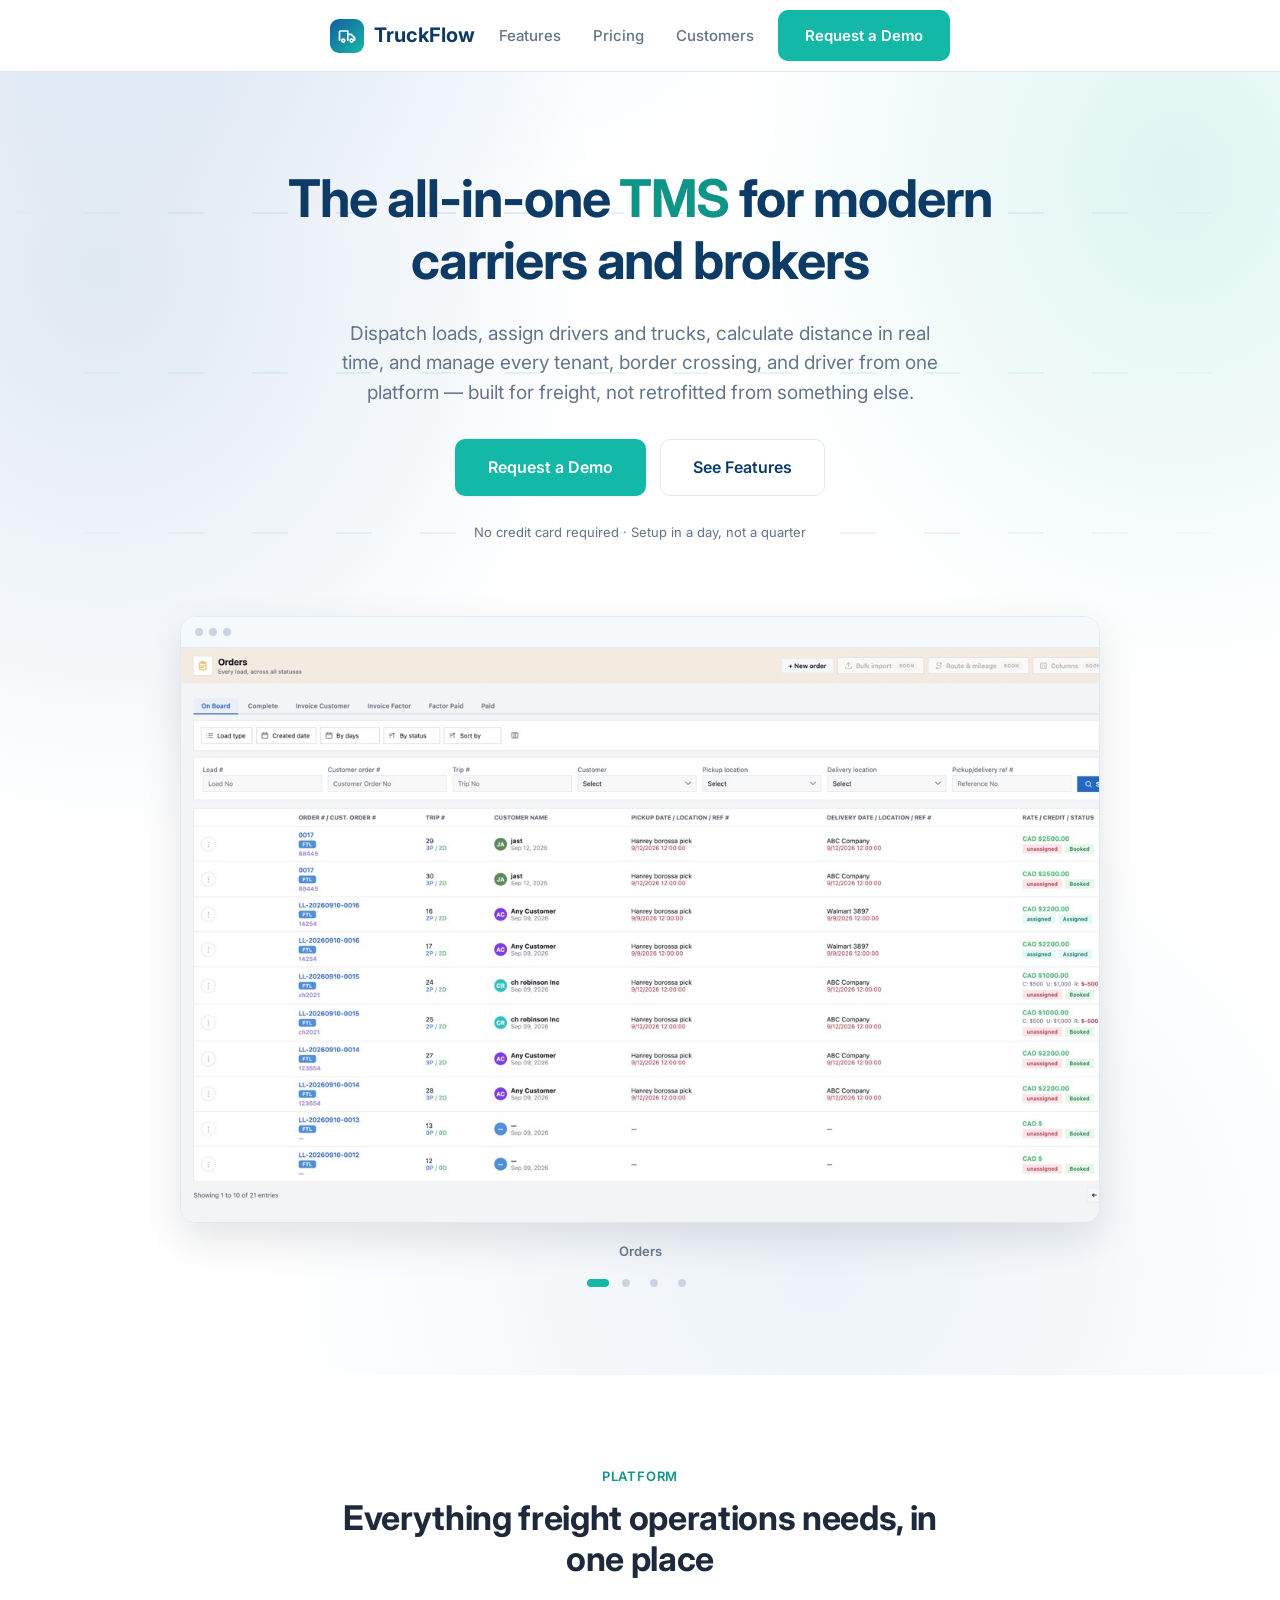
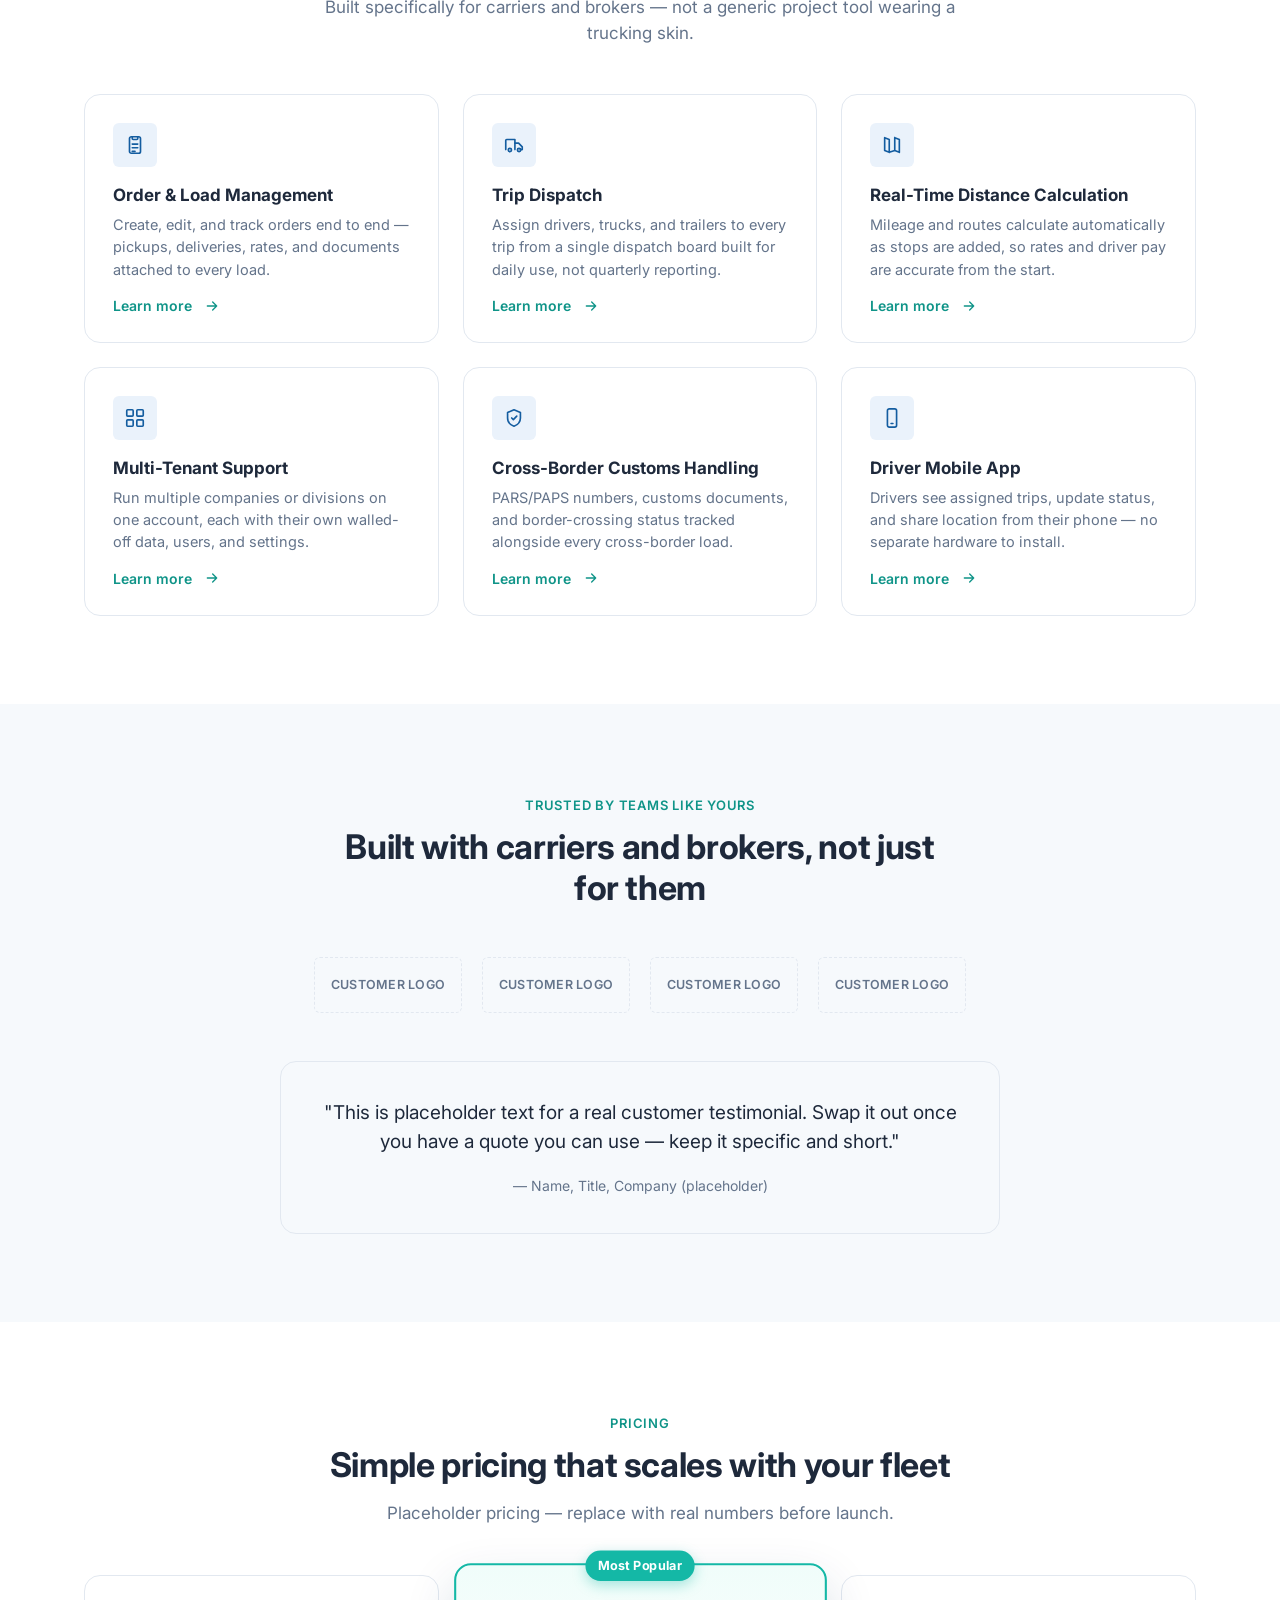
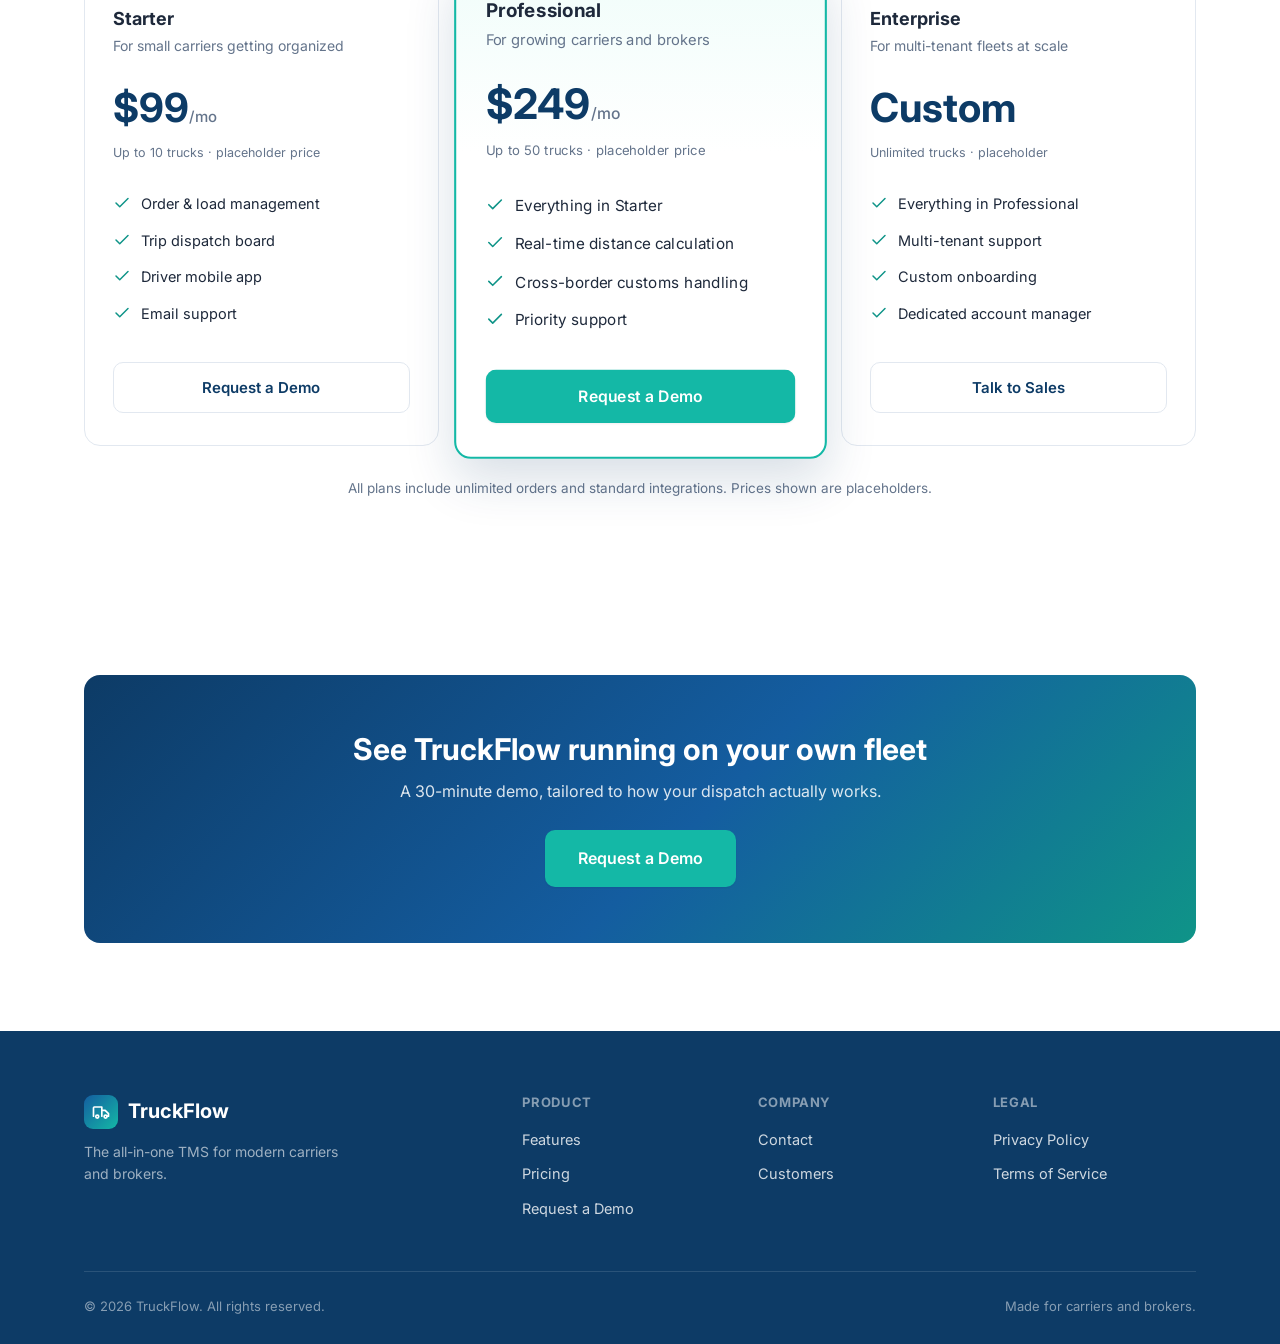
<file: index.html>
<!DOCTYPE html>
<html lang="en">
<head>
  <meta charset="UTF-8">
  <meta name="viewport" content="width=device-width, initial-scale=1.0">
  <title>TruckFlow — The all-in-one TMS for carriers and brokers</title>
  <meta name="description" content="TruckFlow is a transport management system (TMS) built for carriers and brokers — dispatch, tracking, billing, customs, and a driver mobile app in one platform.">
  <link rel="icon" type="image/svg+xml" href="/assets/favicon.svg">
  <link rel="preconnect" href="https://fonts.googleapis.com">
  <link rel="preconnect" href="https://fonts.gstatic.com" crossorigin>
  <link href="https://fonts.googleapis.com/css2?family=Inter:wght@400;500;600;700&display=swap" rel="stylesheet">
  <link rel="stylesheet" href="/css/styles.css?v=20260926140543">
</head>
<body>

  <header class="site-header">
    <div class="container">
      <a href="/" class="brand">
        <span class="brand-mark">
          <svg viewBox="0 0 24 24" fill="none" stroke="#fff" stroke-width="2" stroke-linecap="round" stroke-linejoin="round"><path d="M3 17V7a1 1 0 0 1 1-1h9v11"/><path d="M13 10h4l4 4v3h-2"/><circle cx="7.5" cy="17.5" r="1.8"/><circle cx="17.5" cy="17.5" r="1.8"/></svg>
        </span>
        TruckFlow
      </a>
      <nav class="main-nav">
        <a href="/features.html">Features</a>
        <a href="/index.html#pricing">Pricing</a>
        <a href="/index.html#proof">Customers</a>
      </nav>
      <div class="header-actions">
        <a href="/request-demo.html" class="btn btn-primary">Request a Demo</a>
        <button class="nav-toggle" aria-label="Open menu" aria-expanded="false">
          <svg viewBox="0 0 24 24" fill="none" stroke="currentColor" stroke-width="2" stroke-linecap="round"><path d="M4 7h16M4 12h16M4 17h16"/></svg>
        </button>
      </div>
    </div>
    <nav class="mobile-nav" hidden>
      <a href="/features.html">Features</a>
      <a href="/index.html#pricing">Pricing</a>
      <a href="/index.html#proof">Customers</a>
      <a href="/request-demo.html" class="btn btn-primary btn-block">Request a Demo</a>
    </nav>
  </header>

  <main>
    <!-- ============ Hero ============ -->
    <section class="hero">
      <div class="container">
        <h1>The all-in-one <span class="accent">TMS</span> for modern carriers and brokers</h1>
        <p class="hero-sub">
          Dispatch loads, assign drivers and trucks, calculate distance in real time, and manage
          every tenant, border crossing, and driver from one platform — built for freight, not
          retrofitted from something else.
        </p>
        <div class="hero-ctas">
          <a href="/request-demo.html" class="btn btn-primary btn-lg">Request a Demo</a>
          <a href="/features.html" class="btn btn-secondary btn-lg">See Features</a>
        </div>
        <p class="hero-note">No credit card required · Setup in a day, not a quarter</p>

        <div class="hero-showcase hero-carousel" aria-roledescription="carousel" aria-label="TruckFlow product screenshots">
          <div class="hero-art">
            <div class="mock-bar" aria-hidden="true"><i></i><i></i><i></i></div>
            <div class="carousel-track">
              <figure class="carousel-slide is-active" data-caption="Orders" role="group" aria-roledescription="slide" aria-label="1 of 4: Orders">
                <img src="/images/feature-orders.jpg" fetchpriority="high" alt="TruckFlow Orders list showing loads with trip numbers, customers, pickup and delivery details, rates, and status" width="1200" height="750" decoding="async">
              </figure>
              <figure class="carousel-slide" data-caption="Shipment &amp; stops builder" role="group" aria-roledescription="slide" aria-label="2 of 4: Shipment &amp; stops builder" aria-hidden="true">
                <img src="/images/feature-dispatch.jpg" fetchpriority="low" alt="TruckFlow shipment editor with auto-calculated distance and a multi-stop trip builder" width="1200" height="750" decoding="async">
              </figure>
              <figure class="carousel-slide" data-caption="Order summary with mileage" role="group" aria-roledescription="slide" aria-label="3 of 4: Order summary with mileage" aria-hidden="true">
                <img src="/images/feature-distance.jpg" fetchpriority="low" alt="TruckFlow order summary listing each stop with the calculated distance between stops" width="1200" height="750" decoding="async">
              </figure>
              <figure class="carousel-slide" data-caption="Border crossing &amp; documents" role="group" aria-roledescription="slide" aria-label="4 of 4: Border crossing &amp; documents" aria-hidden="true">
                <img src="/images/feature-customs.jpg" fetchpriority="low" alt="TruckFlow order with Border Crossing details, revenue, and documents" width="1200" height="750" decoding="async">
              </figure>
            </div>
          </div>
          <div class="carousel-controls">
            <span class="carousel-caption" aria-hidden="true">Orders</span>
            <div class="carousel-dots">
              <button type="button" class="carousel-dot" aria-label="Show slide 1: Orders" aria-current="true"></button>
              <button type="button" class="carousel-dot" aria-label="Show slide 2: Shipment &amp; stops builder"></button>
              <button type="button" class="carousel-dot" aria-label="Show slide 3: Order summary with mileage"></button>
              <button type="button" class="carousel-dot" aria-label="Show slide 4: Border crossing &amp; documents"></button>
            </div>
          </div>
        </div>
      </div>
    </section>

    <!-- ============ Feature grid ============ -->
    <section class="section" id="features">
      <div class="container">
        <div class="section-head">
          <span class="eyebrow">Platform</span>
          <h2>Everything freight operations needs, in one place</h2>
          <p>Built specifically for carriers and brokers — not a generic project tool wearing a trucking skin.</p>
        </div>

        <div class="feature-grid">

          <div class="feature-card">
            <div class="feature-icon">
              <svg viewBox="0 0 24 24" fill="none" stroke="currentColor" stroke-width="1.8" stroke-linecap="round" stroke-linejoin="round"><rect x="6" y="3" width="12" height="18" rx="2"/><path d="M9 3v2a1 1 0 0 0 1 1h4a1 1 0 0 0 1-1V3M9 11h6M9 15h6M9 19h3"/></svg>
            </div>
            <h3>Order &amp; Load Management</h3>
            <p>Create, edit, and track orders end to end — pickups, deliveries, rates, and documents attached to every load.</p>
            <button type="button" class="feature-more" aria-haspopup="dialog">Learn more<span class="visually-hidden"> about Order &amp; Load Management</span> <svg viewBox="0 0 24 24" fill="none" stroke="currentColor" stroke-width="2" stroke-linecap="round" stroke-linejoin="round" aria-hidden="true"><path d="M5 12h14M13 6l6 6-6 6"/></svg></button>
            <template class="feature-detail-tpl" data-image="/images/feature-orders.jpg" data-alt="TruckFlow Orders list showing loads with trip numbers, customers, pickup and delivery details, rates, and status">
              <h2>Every order, from quote to delivered</h2>
              <p>Orders are the backbone of TruckFlow. Capture a load once — customer, pickups, deliveries, rate, and references — and it flows straight into dispatch, tracking, and billing without being re-keyed. Documents like the rate confirmation and BOL stay attached to the load, so the whole history is in one place when a customer calls.</p>
              <ul>
                <li>Multi-stop pickups and deliveries on a single order</li>
                <li>Rates, accessorials, and reference numbers captured up front</li>
                <li>Rate confirmations, BOLs, and PODs attached to every load</li>
              </ul>
            </template>
          </div>

          <div class="feature-card">
            <div class="feature-icon">
              <svg viewBox="0 0 24 24" fill="none" stroke="currentColor" stroke-width="1.8" stroke-linecap="round" stroke-linejoin="round"><path d="M3 17V7a1 1 0 0 1 1-1h9v11"/><path d="M13 10h4l4 4v3h-2"/><circle cx="7.5" cy="17.5" r="1.8"/><circle cx="17.5" cy="17.5" r="1.8"/></svg>
            </div>
            <h3>Trip Dispatch</h3>
            <p>Assign drivers, trucks, and trailers to every trip from a single dispatch board built for daily use, not quarterly reporting.</p>
            <button type="button" class="feature-more" aria-haspopup="dialog">Learn more<span class="visually-hidden"> about Trip Dispatch</span> <svg viewBox="0 0 24 24" fill="none" stroke="currentColor" stroke-width="2" stroke-linecap="round" stroke-linejoin="round" aria-hidden="true"><path d="M5 12h14M13 6l6 6-6 6"/></svg></button>
            <template class="feature-detail-tpl" data-image="/images/feature-dispatch.jpg" data-alt="TruckFlow shipment editor with auto-calculated distance and a multi-stop trip builder">
              <h2>Assign the right driver, truck, and trailer in seconds</h2>
              <p>Turn open orders into trips from one dispatch board. Pair each trip with a driver, a truck, and a trailer, see what's available at a glance, and keep every stop and status in view — so dispatchers spend their day moving freight, not chasing spreadsheets and phone calls.</p>
              <ul>
                <li>Driver, truck, and trailer assignment from a single board</li>
                <li>See at a glance which drivers and equipment are free</li>
                <li>Every stop, status, and document on the trip in one view</li>
              </ul>
            </template>
          </div>

          <div class="feature-card">
            <div class="feature-icon">
              <svg viewBox="0 0 24 24" fill="none" stroke="currentColor" stroke-width="1.8" stroke-linecap="round" stroke-linejoin="round"><path d="M9 20l-5-2V4l5 2m0 14l6-2m-6 2V6m6 12l5 2V6l-5-2m0 14V4"/></svg>
            </div>
            <h3>Real-Time Distance Calculation</h3>
            <p>Mileage and routes calculate automatically as stops are added, so rates and driver pay are accurate from the start.</p>
            <button type="button" class="feature-more" aria-haspopup="dialog">Learn more<span class="visually-hidden"> about Real-Time Distance Calculation</span> <svg viewBox="0 0 24 24" fill="none" stroke="currentColor" stroke-width="2" stroke-linecap="round" stroke-linejoin="round" aria-hidden="true"><path d="M5 12h14M13 6l6 6-6 6"/></svg></button>
            <template class="feature-detail-tpl" data-image="/images/feature-distance.jpg" data-alt="TruckFlow order summary listing each stop with the calculated distance between stops">
              <h2>Accurate miles the moment stops are added</h2>
              <p>As soon as you enter pickups and deliveries, TruckFlow calculates the route and total mileage automatically. Quotes, rates per mile, and driver pay all work from the same numbers — no more looking up distances in a separate tool and hoping they match.</p>
              <ul>
                <li>Mileage recalculates instantly as stops are added or reordered</li>
                <li>Loaded and empty miles feed straight into rates and driver pay</li>
                <li>One consistent distance source for dispatch, billing, and settlements</li>
              </ul>
            </template>
          </div>

          <div class="feature-card">
            <div class="feature-icon">
              <svg viewBox="0 0 24 24" fill="none" stroke="currentColor" stroke-width="1.8" stroke-linecap="round" stroke-linejoin="round"><rect x="3" y="3" width="7" height="7" rx="1"/><rect x="14" y="3" width="7" height="7" rx="1"/><rect x="3" y="14" width="7" height="7" rx="1"/><rect x="14" y="14" width="7" height="7" rx="1"/></svg>
            </div>
            <h3>Multi-Tenant Support</h3>
            <p>Run multiple companies or divisions on one account, each with their own walled-off data, users, and settings.</p>
            <button type="button" class="feature-more" aria-haspopup="dialog">Learn more<span class="visually-hidden"> about Multi-Tenant Support</span> <svg viewBox="0 0 24 24" fill="none" stroke="currentColor" stroke-width="2" stroke-linecap="round" stroke-linejoin="round" aria-hidden="true"><path d="M5 12h14M13 6l6 6-6 6"/></svg></button>
            <template class="feature-detail-tpl">
              <h2>Many companies, one account, zero data mixing</h2>
              <p>Brokers and larger carriers often run more than one entity. TruckFlow lets you manage separate companies, divisions, or client accounts from one login, with each tenant's orders, users, and settings walled off from the others — and switch between them in a click.</p>
              <ul>
                <li>Each tenant's data kept separate, enforced platform-wide</li>
                <li>Per-tenant users, roles, and settings</li>
                <li>Switch between companies without logging out</li>
              </ul>
            </template>
          </div>

          <div class="feature-card">
            <div class="feature-icon">
              <svg viewBox="0 0 24 24" fill="none" stroke="currentColor" stroke-width="1.8" stroke-linecap="round" stroke-linejoin="round"><path d="M12 3l7 3v6c0 4.5-3 7.5-7 9-4-1.5-7-4.5-7-9V6l7-3z"/><path d="M9.5 12l1.8 1.8L15 10"/></svg>
            </div>
            <h3>Cross-Border Customs Handling</h3>
            <p>PARS/PAPS numbers, customs documents, and border-crossing status tracked alongside every cross-border load.</p>
            <button type="button" class="feature-more" aria-haspopup="dialog">Learn more<span class="visually-hidden"> about Cross-Border Customs Handling</span> <svg viewBox="0 0 24 24" fill="none" stroke="currentColor" stroke-width="2" stroke-linecap="round" stroke-linejoin="round" aria-hidden="true"><path d="M5 12h14M13 6l6 6-6 6"/></svg></button>
            <template class="feature-detail-tpl" data-image="/images/feature-customs.jpg" data-alt="TruckFlow order with Border Crossing details (direction, PAPS number, port of entry, customs broker), revenue, and documents">
              <h2>Cross the border without the paperwork chase</h2>
              <p>Cross-border loads carry extra steps, and TruckFlow keeps them on the load itself. PARS and PAPS numbers, customs documents, and border-crossing status live alongside the trip, so dispatch and drivers know a shipment is cleared before the truck reaches the line.</p>
              <ul>
                <li>PARS/PAPS numbers stored on every cross-border load</li>
                <li>Customs documents attached and shared with the driver</li>
                <li>Border-crossing status tracked alongside the trip</li>
              </ul>
            </template>
          </div>

          <div class="feature-card">
            <div class="feature-icon">
              <svg viewBox="0 0 24 24" fill="none" stroke="currentColor" stroke-width="1.8" stroke-linecap="round" stroke-linejoin="round"><rect x="7" y="2" width="10" height="20" rx="2"/><path d="M11 18h2"/></svg>
            </div>
            <h3>Driver Mobile App</h3>
            <p>Drivers see assigned trips, update status, and share location from their phone — no separate hardware to install.</p>
            <button type="button" class="feature-more" aria-haspopup="dialog">Learn more<span class="visually-hidden"> about Driver Mobile App</span> <svg viewBox="0 0 24 24" fill="none" stroke="currentColor" stroke-width="2" stroke-linecap="round" stroke-linejoin="round" aria-hidden="true"><path d="M5 12h14M13 6l6 6-6 6"/></svg></button>
            <template class="feature-detail-tpl">
              <h2>Dispatch in every driver's pocket</h2>
              <p>Drivers log in on their own phone to see assigned trips, stop details, and documents. One tap moves a load from en route to delivered, and location is shared with dispatch only while a load is active — no in-cab hardware to buy or install to get started.</p>
              <ul>
                <li>Assigned trips and stop details, always up to date</li>
                <li>One-tap status updates from pickup to delivery</li>
                <li>Location shared with dispatch only while a load is active</li>
              </ul>
            </template>
          </div>

        </div>
      </div>
    </section>

    <!-- ============ Social proof ============ -->
    <section class="section section-alt" id="proof">
      <div class="container">
        <div class="section-head">
          <span class="eyebrow">Trusted by teams like yours</span>
          <h2>Built with carriers and brokers, not just for them</h2>
        </div>

        <!-- Placeholder logos — swap for real customer logos once available -->
        <div class="logo-row">
          <div class="logo-placeholder">CUSTOMER LOGO</div>
          <div class="logo-placeholder">CUSTOMER LOGO</div>
          <div class="logo-placeholder">CUSTOMER LOGO</div>
          <div class="logo-placeholder">CUSTOMER LOGO</div>
        </div>

        <!-- Placeholder testimonial — swap for a real customer quote -->
        <div class="testimonial">
          <blockquote>"This is placeholder text for a real customer testimonial. Swap it out once you have a quote you can use — keep it specific and short."</blockquote>
          <cite>— Name, Title, Company (placeholder)</cite>
        </div>
      </div>
    </section>

    <!-- ============ Pricing ============ -->
    <section class="section" id="pricing">
      <div class="container">
        <div class="section-head">
          <span class="eyebrow">Pricing</span>
          <h2>Simple pricing that scales with your fleet</h2>
          <p>Placeholder pricing — replace with real numbers before launch.</p>
        </div>

        <div class="pricing-grid">

          <div class="price-card">
            <h3>Starter</h3>
            <p class="price-sub">For small carriers getting organized</p>
            <div class="price-amount">$99<span>/mo</span></div>
            <p class="price-note">Up to 10 trucks · placeholder price</p>
            <ul class="price-features">
              <li><svg viewBox="0 0 24 24" fill="none" stroke="currentColor" stroke-width="2" stroke-linecap="round" stroke-linejoin="round"><path d="M20 6L9 17l-5-5"/></svg>Order &amp; load management</li>
              <li><svg viewBox="0 0 24 24" fill="none" stroke="currentColor" stroke-width="2" stroke-linecap="round" stroke-linejoin="round"><path d="M20 6L9 17l-5-5"/></svg>Trip dispatch board</li>
              <li><svg viewBox="0 0 24 24" fill="none" stroke="currentColor" stroke-width="2" stroke-linecap="round" stroke-linejoin="round"><path d="M20 6L9 17l-5-5"/></svg>Driver mobile app</li>
              <li><svg viewBox="0 0 24 24" fill="none" stroke="currentColor" stroke-width="2" stroke-linecap="round" stroke-linejoin="round"><path d="M20 6L9 17l-5-5"/></svg>Email support</li>
            </ul>
            <a href="/request-demo.html" class="btn btn-secondary btn-block">Request a Demo</a>
          </div>

          <div class="price-card featured">
            <span class="price-badge">Most Popular</span>
            <h3>Professional</h3>
            <p class="price-sub">For growing carriers and brokers</p>
            <div class="price-amount">$249<span>/mo</span></div>
            <p class="price-note">Up to 50 trucks · placeholder price</p>
            <ul class="price-features">
              <li><svg viewBox="0 0 24 24" fill="none" stroke="currentColor" stroke-width="2" stroke-linecap="round" stroke-linejoin="round"><path d="M20 6L9 17l-5-5"/></svg>Everything in Starter</li>
              <li><svg viewBox="0 0 24 24" fill="none" stroke="currentColor" stroke-width="2" stroke-linecap="round" stroke-linejoin="round"><path d="M20 6L9 17l-5-5"/></svg>Real-time distance calculation</li>
              <li><svg viewBox="0 0 24 24" fill="none" stroke="currentColor" stroke-width="2" stroke-linecap="round" stroke-linejoin="round"><path d="M20 6L9 17l-5-5"/></svg>Cross-border customs handling</li>
              <li><svg viewBox="0 0 24 24" fill="none" stroke="currentColor" stroke-width="2" stroke-linecap="round" stroke-linejoin="round"><path d="M20 6L9 17l-5-5"/></svg>Priority support</li>
            </ul>
            <a href="/request-demo.html" class="btn btn-primary btn-block">Request a Demo</a>
          </div>

          <div class="price-card">
            <h3>Enterprise</h3>
            <p class="price-sub">For multi-tenant fleets at scale</p>
            <div class="price-amount">Custom</div>
            <p class="price-note">Unlimited trucks · placeholder</p>
            <ul class="price-features">
              <li><svg viewBox="0 0 24 24" fill="none" stroke="currentColor" stroke-width="2" stroke-linecap="round" stroke-linejoin="round"><path d="M20 6L9 17l-5-5"/></svg>Everything in Professional</li>
              <li><svg viewBox="0 0 24 24" fill="none" stroke="currentColor" stroke-width="2" stroke-linecap="round" stroke-linejoin="round"><path d="M20 6L9 17l-5-5"/></svg>Multi-tenant support</li>
              <li><svg viewBox="0 0 24 24" fill="none" stroke="currentColor" stroke-width="2" stroke-linecap="round" stroke-linejoin="round"><path d="M20 6L9 17l-5-5"/></svg>Custom onboarding</li>
              <li><svg viewBox="0 0 24 24" fill="none" stroke="currentColor" stroke-width="2" stroke-linecap="round" stroke-linejoin="round"><path d="M20 6L9 17l-5-5"/></svg>Dedicated account manager</li>
            </ul>
            <a href="/request-demo.html" class="btn btn-secondary btn-block">Talk to Sales</a>
          </div>

        </div>
        <p class="pricing-footnote">All plans include unlimited orders and standard integrations. Prices shown are placeholders.</p>
      </div>
    </section>

    <!-- ============ CTA band ============ -->
    <section class="section">
      <div class="container">
        <div class="cta-band">
          <h2>See TruckFlow running on your own fleet</h2>
          <p>A 30-minute demo, tailored to how your dispatch actually works.</p>
          <div class="hero-ctas">
            <a href="/request-demo.html" class="btn btn-primary btn-lg">Request a Demo</a>
          </div>
        </div>
      </div>
    </section>
    <!-- ============ Feature detail modal (filled from each card's <template> by js/main.js) ============ -->
    <dialog class="feature-modal" id="feature-modal" aria-labelledby="feature-modal-title">
      <div class="feature-modal-inner">
        <button type="button" class="modal-close" aria-label="Close"><svg viewBox="0 0 24 24" fill="none" stroke="currentColor" stroke-width="2" stroke-linecap="round" aria-hidden="true"><path d="M6 6l12 12M18 6L6 18"/></svg></button>
        <div class="modal-visual" aria-hidden="true"></div>
        <div class="modal-body">
          <span class="eyebrow modal-eyebrow"></span>
          <div class="modal-content"></div>
          <a href="/request-demo.html" class="btn btn-primary">Request a Demo</a>
        </div>
      </div>
    </dialog>
  </main>

  <footer class="site-footer">
    <div class="container">
      <div class="footer-grid">
        <div class="footer-brand">
          <div class="brand">
            <span class="brand-mark">
              <svg viewBox="0 0 24 24" fill="none" stroke="#fff" stroke-width="2" stroke-linecap="round" stroke-linejoin="round"><path d="M3 17V7a1 1 0 0 1 1-1h9v11"/><path d="M13 10h4l4 4v3h-2"/><circle cx="7.5" cy="17.5" r="1.8"/><circle cx="17.5" cy="17.5" r="1.8"/></svg>
            </span>
            TruckFlow
          </div>
          <p>The all-in-one TMS for modern carriers and brokers.</p>
        </div>
        <div class="footer-col">
          <h4>Product</h4>
          <ul>
            <li><a href="/features.html">Features</a></li>
            <li><a href="/index.html#pricing">Pricing</a></li>
            <li><a href="/request-demo.html">Request a Demo</a></li>
          </ul>
        </div>
        <div class="footer-col">
          <h4>Company</h4>
          <ul>
            <li><a href="mailto:hello@trucksflo.com">Contact</a></li>
            <li><a href="/index.html#proof">Customers</a></li>
          </ul>
        </div>
        <div class="footer-col">
          <h4>Legal</h4>
          <ul>
            <li><a href="#">Privacy Policy</a></li>
            <li><a href="#">Terms of Service</a></li>
          </ul>
        </div>
      </div>
      <div class="footer-bottom">
        <span>&copy; <span id="year"></span> TruckFlow. All rights reserved.</span>
        <span>Made for carriers and brokers.</span>
      </div>
    </div>
  </footer>

  <script>document.getElementById('year').textContent = new Date().getFullYear();</script>
  <script src="/js/main.js?v=20260926140543"></script>
</body>
</html>
</file>
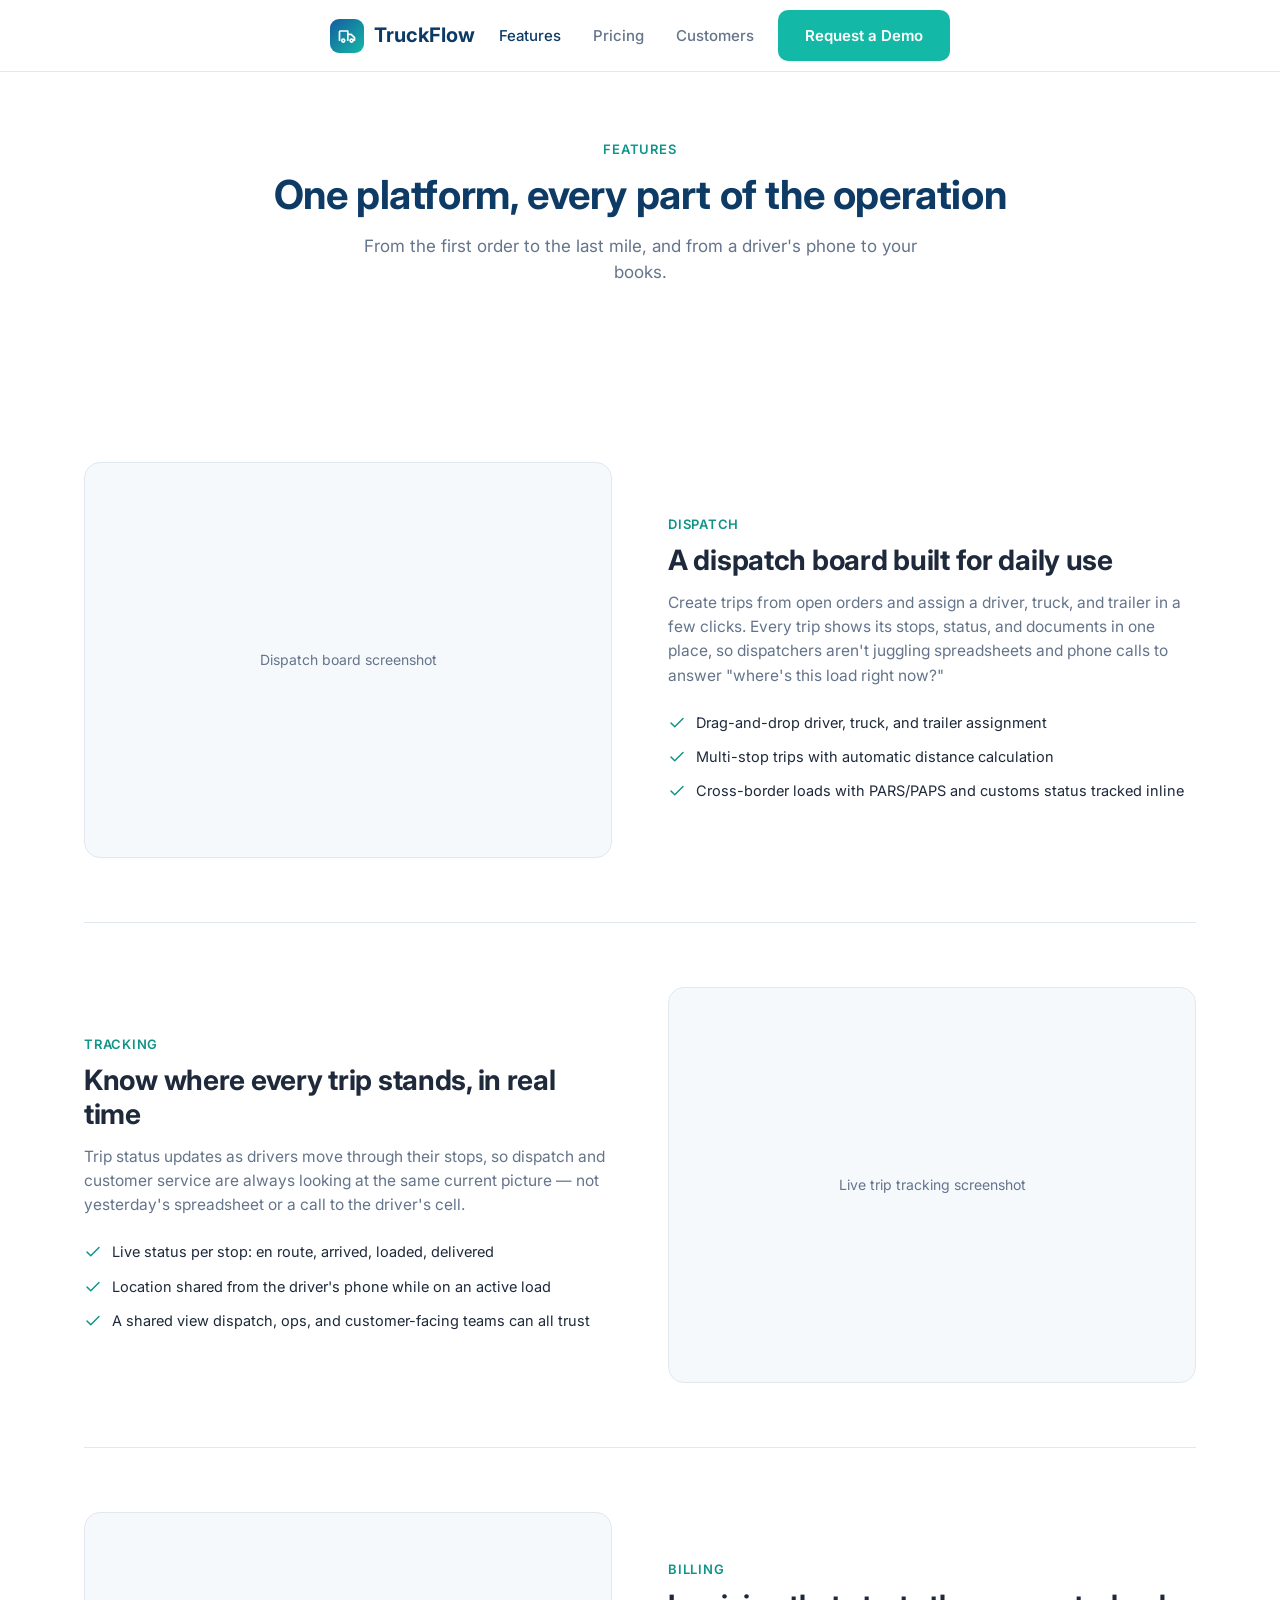
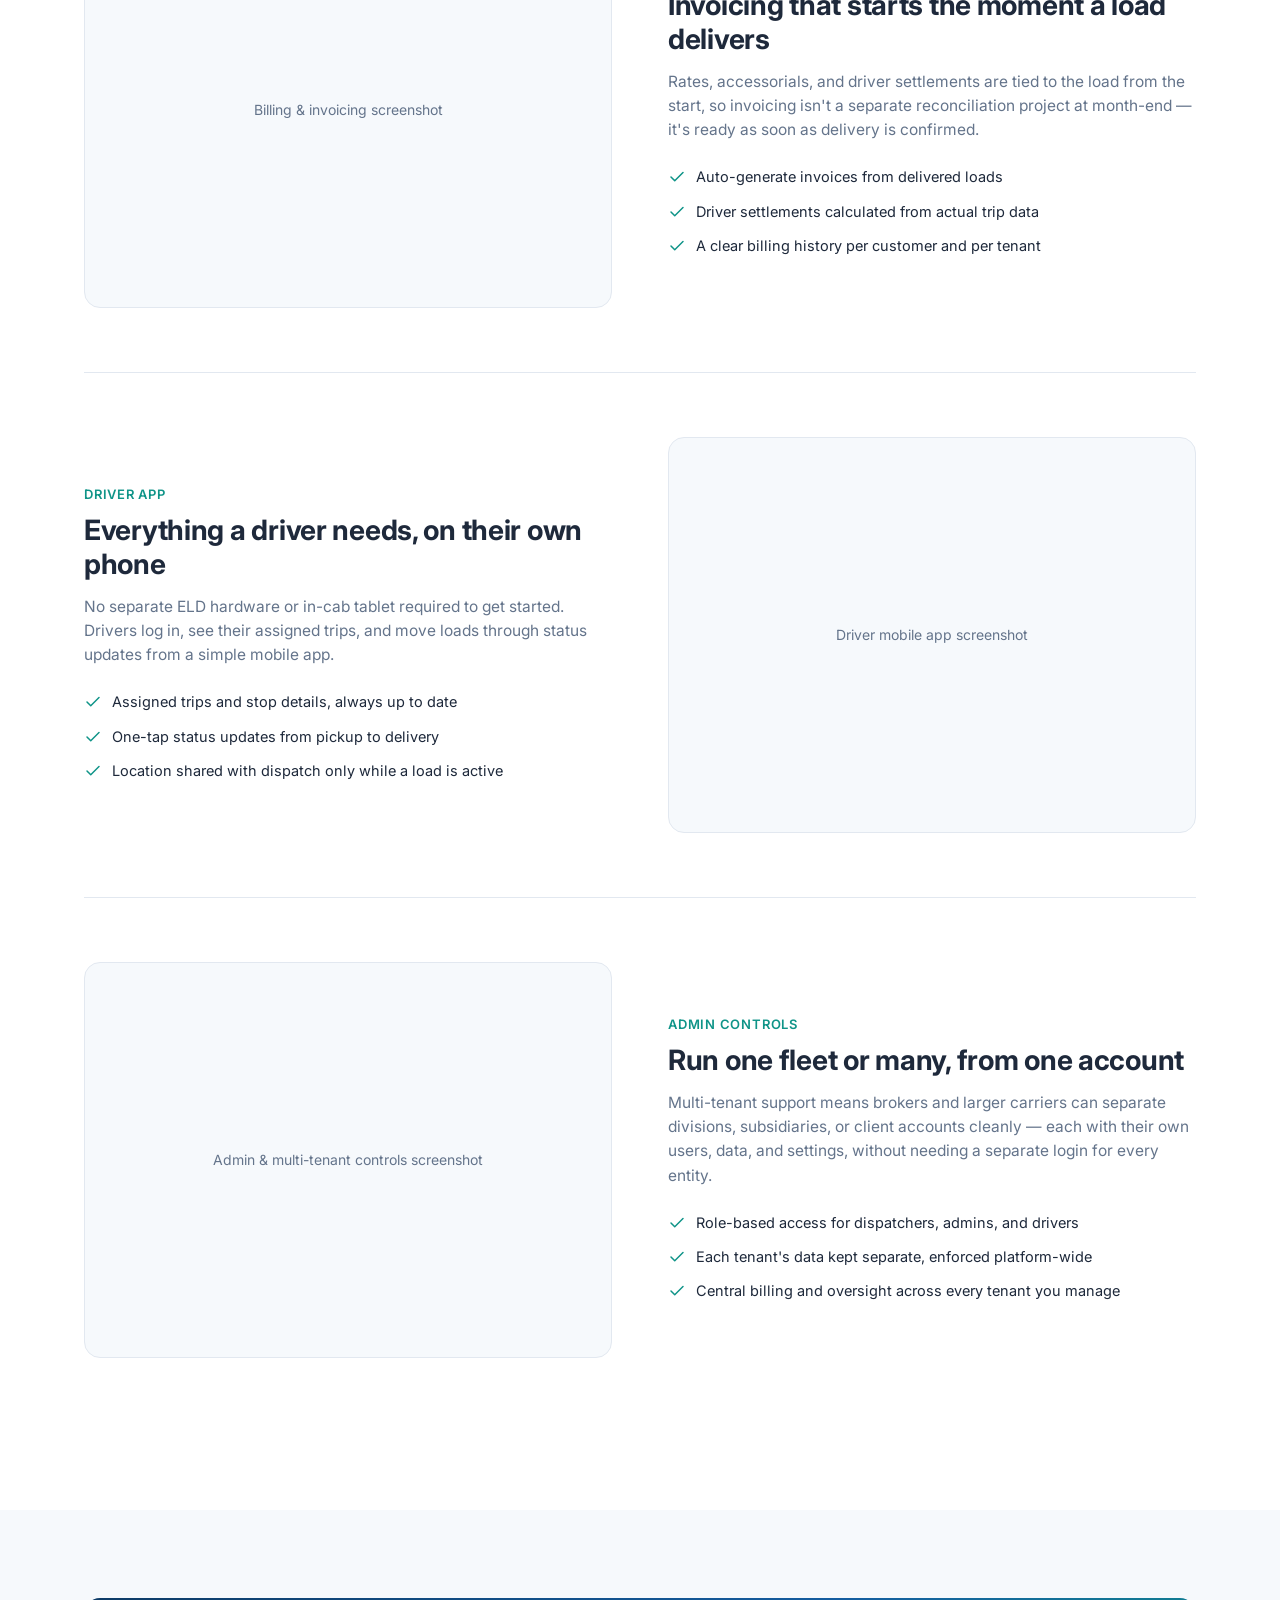
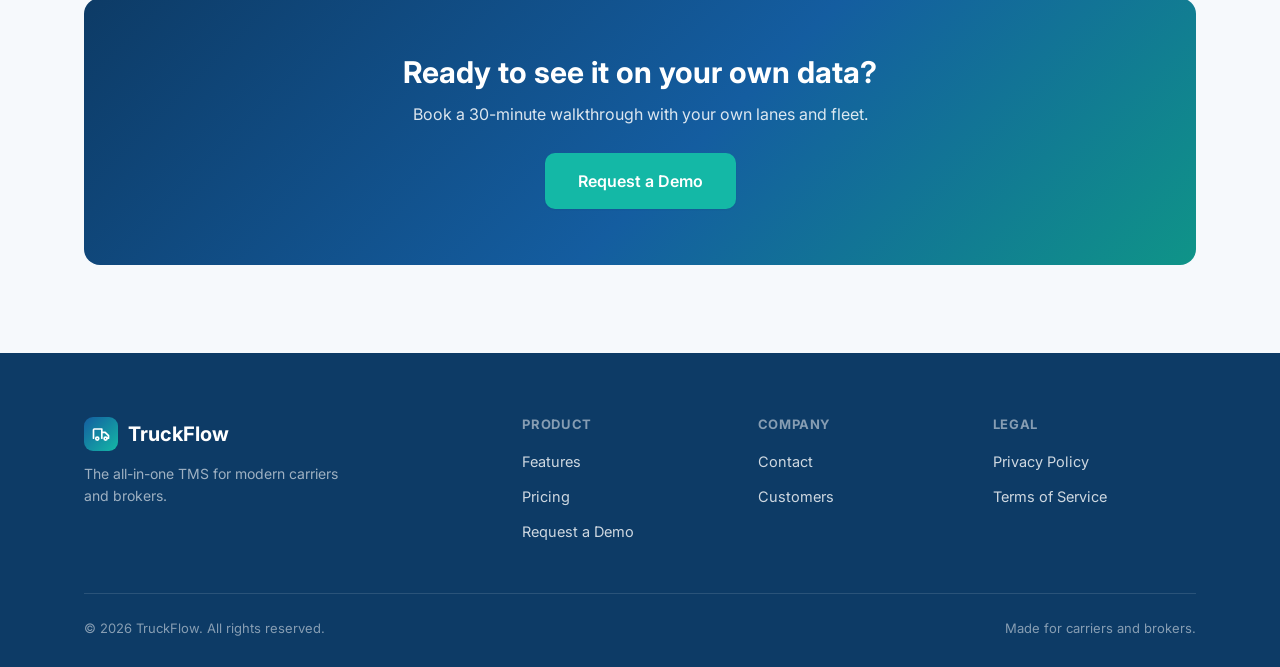
<file: features.html>
<!DOCTYPE html>
<html lang="en">
<head>
  <meta charset="UTF-8">
  <meta name="viewport" content="width=device-width, initial-scale=1.0">
  <title>Features — TruckFlow</title>
  <meta name="description" content="Explore TruckFlow's dispatch, tracking, billing, driver app, and admin controls — built for carriers and brokers.">
  <link rel="icon" type="image/svg+xml" href="/assets/favicon.svg">
  <link rel="preconnect" href="https://fonts.googleapis.com">
  <link rel="preconnect" href="https://fonts.gstatic.com" crossorigin>
  <link href="https://fonts.googleapis.com/css2?family=Inter:wght@400;500;600;700&display=swap" rel="stylesheet">
  <link rel="stylesheet" href="/css/styles.css?v=20260926140543">
</head>
<body>

  <header class="site-header">
    <div class="container">
      <a href="/" class="brand">
        <span class="brand-mark">
          <svg viewBox="0 0 24 24" fill="none" stroke="#fff" stroke-width="2" stroke-linecap="round" stroke-linejoin="round"><path d="M3 17V7a1 1 0 0 1 1-1h9v11"/><path d="M13 10h4l4 4v3h-2"/><circle cx="7.5" cy="17.5" r="1.8"/><circle cx="17.5" cy="17.5" r="1.8"/></svg>
        </span>
        TruckFlow
      </a>
      <nav class="main-nav">
        <a href="/features.html" class="active">Features</a>
        <a href="/index.html#pricing">Pricing</a>
        <a href="/index.html#proof">Customers</a>
      </nav>
      <div class="header-actions">
        <a href="/request-demo.html" class="btn btn-primary">Request a Demo</a>
        <button class="nav-toggle" aria-label="Open menu" aria-expanded="false">
          <svg viewBox="0 0 24 24" fill="none" stroke="currentColor" stroke-width="2" stroke-linecap="round"><path d="M4 7h16M4 12h16M4 17h16"/></svg>
        </button>
      </div>
    </div>
    <nav class="mobile-nav" hidden>
      <a href="/features.html">Features</a>
      <a href="/index.html#pricing">Pricing</a>
      <a href="/index.html#proof">Customers</a>
      <a href="/request-demo.html" class="btn btn-primary btn-block">Request a Demo</a>
    </nav>
  </header>

  <main>
    <section class="page-hero">
      <div class="container">
        <span class="eyebrow">Features</span>
        <h1>One platform, every part of the operation</h1>
        <p>From the first order to the last mile, and from a driver's phone to your books.</p>
      </div>
    </section>

    <section class="section">
      <div class="container">

        <div class="feature-detail">
          <div class="feature-detail-media">Dispatch board screenshot</div>
          <div class="feature-detail-body">
            <span class="eyebrow">Dispatch</span>
            <h2>A dispatch board built for daily use</h2>
            <p>Create trips from open orders and assign a driver, truck, and trailer in a few clicks. Every trip shows its stops, status, and documents in one place, so dispatchers aren't juggling spreadsheets and phone calls to answer "where's this load right now?"</p>
            <ul>
              <li><svg viewBox="0 0 24 24" fill="none" stroke="currentColor" stroke-width="2" stroke-linecap="round" stroke-linejoin="round"><path d="M20 6L9 17l-5-5"/></svg>Drag-and-drop driver, truck, and trailer assignment</li>
              <li><svg viewBox="0 0 24 24" fill="none" stroke="currentColor" stroke-width="2" stroke-linecap="round" stroke-linejoin="round"><path d="M20 6L9 17l-5-5"/></svg>Multi-stop trips with automatic distance calculation</li>
              <li><svg viewBox="0 0 24 24" fill="none" stroke="currentColor" stroke-width="2" stroke-linecap="round" stroke-linejoin="round"><path d="M20 6L9 17l-5-5"/></svg>Cross-border loads with PARS/PAPS and customs status tracked inline</li>
            </ul>
          </div>
        </div>

        <div class="feature-detail reverse">
          <div class="feature-detail-media">Live trip tracking screenshot</div>
          <div class="feature-detail-body">
            <span class="eyebrow">Tracking</span>
            <h2>Know where every trip stands, in real time</h2>
            <p>Trip status updates as drivers move through their stops, so dispatch and customer service are always looking at the same current picture — not yesterday's spreadsheet or a call to the driver's cell.</p>
            <ul>
              <li><svg viewBox="0 0 24 24" fill="none" stroke="currentColor" stroke-width="2" stroke-linecap="round" stroke-linejoin="round"><path d="M20 6L9 17l-5-5"/></svg>Live status per stop: en route, arrived, loaded, delivered</li>
              <li><svg viewBox="0 0 24 24" fill="none" stroke="currentColor" stroke-width="2" stroke-linecap="round" stroke-linejoin="round"><path d="M20 6L9 17l-5-5"/></svg>Location shared from the driver's phone while on an active load</li>
              <li><svg viewBox="0 0 24 24" fill="none" stroke="currentColor" stroke-width="2" stroke-linecap="round" stroke-linejoin="round"><path d="M20 6L9 17l-5-5"/></svg>A shared view dispatch, ops, and customer-facing teams can all trust</li>
            </ul>
          </div>
        </div>

        <div class="feature-detail">
          <div class="feature-detail-media">Billing &amp; invoicing screenshot</div>
          <div class="feature-detail-body">
            <span class="eyebrow">Billing</span>
            <h2>Invoicing that starts the moment a load delivers</h2>
            <p>Rates, accessorials, and driver settlements are tied to the load from the start, so invoicing isn't a separate reconciliation project at month-end — it's ready as soon as delivery is confirmed.</p>
            <ul>
              <li><svg viewBox="0 0 24 24" fill="none" stroke="currentColor" stroke-width="2" stroke-linecap="round" stroke-linejoin="round"><path d="M20 6L9 17l-5-5"/></svg>Auto-generate invoices from delivered loads</li>
              <li><svg viewBox="0 0 24 24" fill="none" stroke="currentColor" stroke-width="2" stroke-linecap="round" stroke-linejoin="round"><path d="M20 6L9 17l-5-5"/></svg>Driver settlements calculated from actual trip data</li>
              <li><svg viewBox="0 0 24 24" fill="none" stroke="currentColor" stroke-width="2" stroke-linecap="round" stroke-linejoin="round"><path d="M20 6L9 17l-5-5"/></svg>A clear billing history per customer and per tenant</li>
            </ul>
          </div>
        </div>

        <div class="feature-detail reverse">
          <div class="feature-detail-media">Driver mobile app screenshot</div>
          <div class="feature-detail-body">
            <span class="eyebrow">Driver App</span>
            <h2>Everything a driver needs, on their own phone</h2>
            <p>No separate ELD hardware or in-cab tablet required to get started. Drivers log in, see their assigned trips, and move loads through status updates from a simple mobile app.</p>
            <ul>
              <li><svg viewBox="0 0 24 24" fill="none" stroke="currentColor" stroke-width="2" stroke-linecap="round" stroke-linejoin="round"><path d="M20 6L9 17l-5-5"/></svg>Assigned trips and stop details, always up to date</li>
              <li><svg viewBox="0 0 24 24" fill="none" stroke="currentColor" stroke-width="2" stroke-linecap="round" stroke-linejoin="round"><path d="M20 6L9 17l-5-5"/></svg>One-tap status updates from pickup to delivery</li>
              <li><svg viewBox="0 0 24 24" fill="none" stroke="currentColor" stroke-width="2" stroke-linecap="round" stroke-linejoin="round"><path d="M20 6L9 17l-5-5"/></svg>Location shared with dispatch only while a load is active</li>
            </ul>
          </div>
        </div>

        <div class="feature-detail">
          <div class="feature-detail-media">Admin &amp; multi-tenant controls screenshot</div>
          <div class="feature-detail-body">
            <span class="eyebrow">Admin Controls</span>
            <h2>Run one fleet or many, from one account</h2>
            <p>Multi-tenant support means brokers and larger carriers can separate divisions, subsidiaries, or client accounts cleanly — each with their own users, data, and settings, without needing a separate login for every entity.</p>
            <ul>
              <li><svg viewBox="0 0 24 24" fill="none" stroke="currentColor" stroke-width="2" stroke-linecap="round" stroke-linejoin="round"><path d="M20 6L9 17l-5-5"/></svg>Role-based access for dispatchers, admins, and drivers</li>
              <li><svg viewBox="0 0 24 24" fill="none" stroke="currentColor" stroke-width="2" stroke-linecap="round" stroke-linejoin="round"><path d="M20 6L9 17l-5-5"/></svg>Each tenant's data kept separate, enforced platform-wide</li>
              <li><svg viewBox="0 0 24 24" fill="none" stroke="currentColor" stroke-width="2" stroke-linecap="round" stroke-linejoin="round"><path d="M20 6L9 17l-5-5"/></svg>Central billing and oversight across every tenant you manage</li>
            </ul>
          </div>
        </div>

      </div>
    </section>

    <section class="section section-alt">
      <div class="container">
        <div class="cta-band">
          <h2>Ready to see it on your own data?</h2>
          <p>Book a 30-minute walkthrough with your own lanes and fleet.</p>
          <div class="hero-ctas">
            <a href="/request-demo.html" class="btn btn-primary btn-lg">Request a Demo</a>
          </div>
        </div>
      </div>
    </section>
  </main>

  <footer class="site-footer">
    <div class="container">
      <div class="footer-grid">
        <div class="footer-brand">
          <div class="brand">
            <span class="brand-mark">
              <svg viewBox="0 0 24 24" fill="none" stroke="#fff" stroke-width="2" stroke-linecap="round" stroke-linejoin="round"><path d="M3 17V7a1 1 0 0 1 1-1h9v11"/><path d="M13 10h4l4 4v3h-2"/><circle cx="7.5" cy="17.5" r="1.8"/><circle cx="17.5" cy="17.5" r="1.8"/></svg>
            </span>
            TruckFlow
          </div>
          <p>The all-in-one TMS for modern carriers and brokers.</p>
        </div>
        <div class="footer-col">
          <h4>Product</h4>
          <ul>
            <li><a href="/features.html">Features</a></li>
            <li><a href="/index.html#pricing">Pricing</a></li>
            <li><a href="/request-demo.html">Request a Demo</a></li>
          </ul>
        </div>
        <div class="footer-col">
          <h4>Company</h4>
          <ul>
            <li><a href="mailto:hello@trucksflo.com">Contact</a></li>
            <li><a href="/index.html#proof">Customers</a></li>
          </ul>
        </div>
        <div class="footer-col">
          <h4>Legal</h4>
          <ul>
            <li><a href="#">Privacy Policy</a></li>
            <li><a href="#">Terms of Service</a></li>
          </ul>
        </div>
      </div>
      <div class="footer-bottom">
        <span>&copy; <span id="year"></span> TruckFlow. All rights reserved.</span>
        <span>Made for carriers and brokers.</span>
      </div>
    </div>
  </footer>

  <script>document.getElementById('year').textContent = new Date().getFullYear();</script>
  <script src="/js/main.js?v=20260926140543"></script>
</body>
</html>
</file>
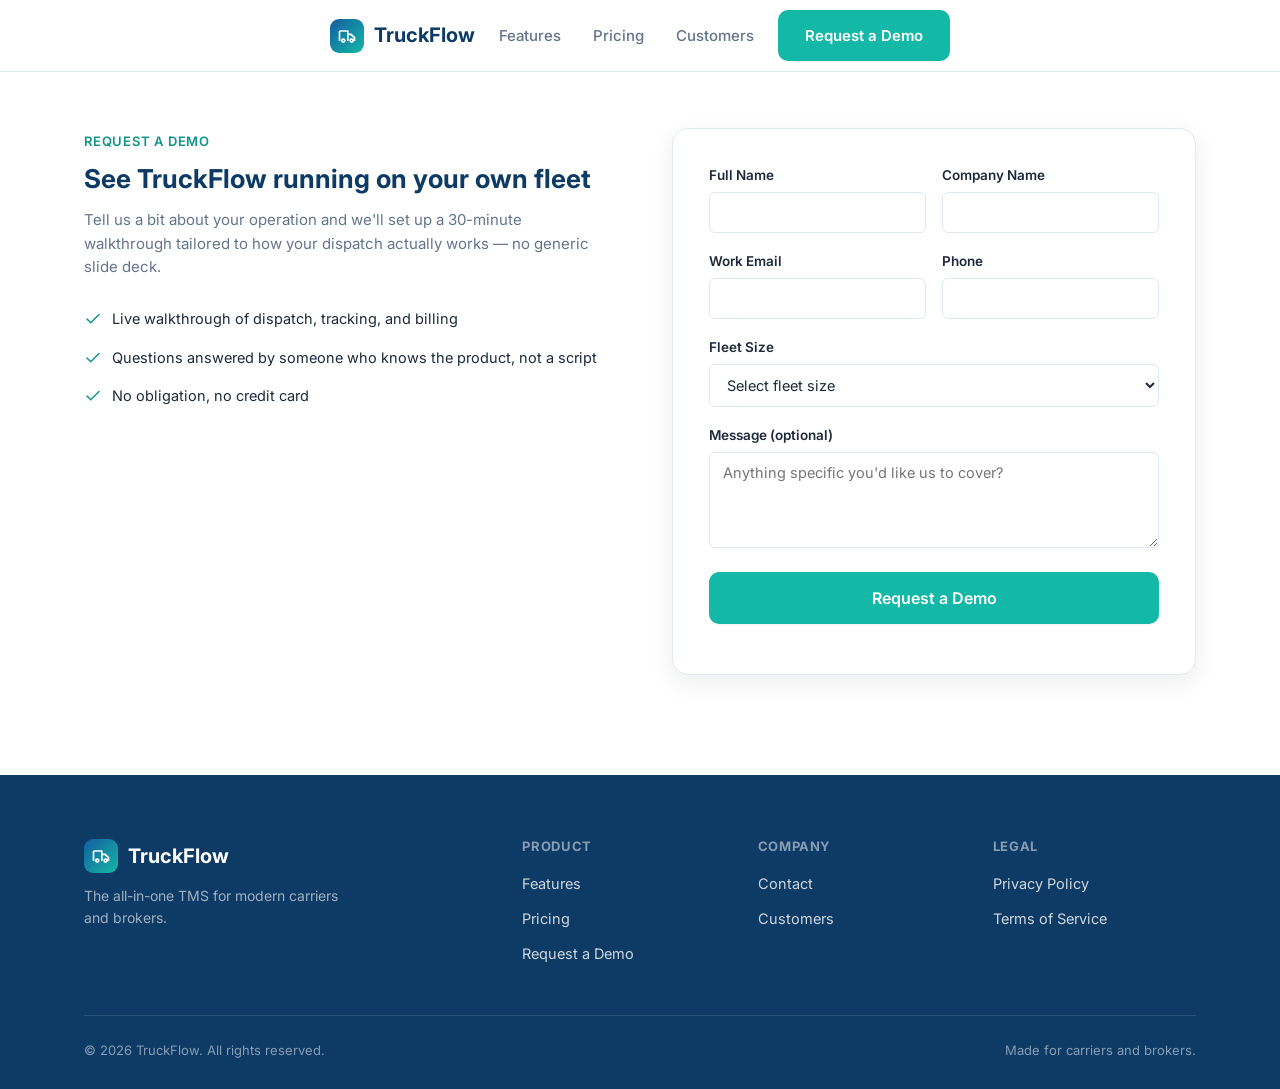
<file: request-demo.html>
<!DOCTYPE html>
<html lang="en">
<head>
  <meta charset="UTF-8">
  <meta name="viewport" content="width=device-width, initial-scale=1.0">
  <title>Request a Demo — TruckFlow</title>
  <meta name="description" content="See TruckFlow on your own fleet. Request a 30-minute demo tailored to your dispatch and lanes.">
  <link rel="icon" type="image/svg+xml" href="/assets/favicon.svg">
  <link rel="preconnect" href="https://fonts.googleapis.com">
  <link rel="preconnect" href="https://fonts.gstatic.com" crossorigin>
  <link href="https://fonts.googleapis.com/css2?family=Inter:wght@400;500;600;700&display=swap" rel="stylesheet">
  <link rel="stylesheet" href="/css/styles.css?v=20260926140543">
</head>
<body>

  <header class="site-header">
    <div class="container">
      <a href="/" class="brand">
        <span class="brand-mark">
          <svg viewBox="0 0 24 24" fill="none" stroke="#fff" stroke-width="2" stroke-linecap="round" stroke-linejoin="round"><path d="M3 17V7a1 1 0 0 1 1-1h9v11"/><path d="M13 10h4l4 4v3h-2"/><circle cx="7.5" cy="17.5" r="1.8"/><circle cx="17.5" cy="17.5" r="1.8"/></svg>
        </span>
        TruckFlow
      </a>
      <nav class="main-nav">
        <a href="/features.html">Features</a>
        <a href="/index.html#pricing">Pricing</a>
        <a href="/index.html#proof">Customers</a>
      </nav>
      <div class="header-actions">
        <a href="/request-demo.html" class="btn btn-primary active">Request a Demo</a>
        <button class="nav-toggle" aria-label="Open menu" aria-expanded="false">
          <svg viewBox="0 0 24 24" fill="none" stroke="currentColor" stroke-width="2" stroke-linecap="round"><path d="M4 7h16M4 12h16M4 17h16"/></svg>
        </button>
      </div>
    </div>
    <nav class="mobile-nav" hidden>
      <a href="/features.html">Features</a>
      <a href="/index.html#pricing">Pricing</a>
      <a href="/index.html#proof">Customers</a>
      <a href="/request-demo.html" class="btn btn-primary btn-block">Request a Demo</a>
    </nav>
  </header>

  <main>
    <div class="container">
      <div class="demo-layout">

        <div class="demo-side">
          <span class="eyebrow">Request a Demo</span>
          <h2>See TruckFlow running on your own fleet</h2>
          <p>Tell us a bit about your operation and we'll set up a 30-minute walkthrough tailored to how your dispatch actually works — no generic slide deck.</p>
          <ul>
            <li><svg viewBox="0 0 24 24" fill="none" stroke="currentColor" stroke-width="2" stroke-linecap="round" stroke-linejoin="round"><path d="M20 6L9 17l-5-5"/></svg>Live walkthrough of dispatch, tracking, and billing</li>
            <li><svg viewBox="0 0 24 24" fill="none" stroke="currentColor" stroke-width="2" stroke-linecap="round" stroke-linejoin="round"><path d="M20 6L9 17l-5-5"/></svg>Questions answered by someone who knows the product, not a script</li>
            <li><svg viewBox="0 0 24 24" fill="none" stroke="currentColor" stroke-width="2" stroke-linecap="round" stroke-linejoin="round"><path d="M20 6L9 17l-5-5"/></svg>No obligation, no credit card</li>
          </ul>
        </div>

        <div class="form-card">
          <form id="demo-form" novalidate>
            <!-- FormSubmit settings: email subject, table layout, and a honeypot spam trap -->
            <input type="hidden" name="_subject" value="New TruckFlow demo request">
            <input type="hidden" name="_template" value="table">
            <input type="text" name="_honey" style="display:none" tabindex="-1" autocomplete="off">
            <div class="form-row">
              <div class="field">
                <label for="name">Full Name</label>
                <input type="text" id="name" name="name" required autocomplete="name">
              </div>
              <div class="field">
                <label for="company">Company Name</label>
                <input type="text" id="company" name="company" required autocomplete="organization">
              </div>
            </div>
            <div class="form-row">
              <div class="field">
                <label for="email">Work Email</label>
                <input type="email" id="email" name="email" required autocomplete="email">
              </div>
              <div class="field">
                <label for="phone">Phone</label>
                <input type="tel" id="phone" name="phone" required autocomplete="tel">
              </div>
            </div>
            <div class="field">
              <label for="fleet-size">Fleet Size</label>
              <select id="fleet-size" name="fleet_size" required>
                <option value="" disabled selected>Select fleet size</option>
                <option value="1-10">1–10 trucks</option>
                <option value="11-50">11–50 trucks</option>
                <option value="51-200">51–200 trucks</option>
                <option value="200+">200+ trucks</option>
              </select>
            </div>
            <div class="field">
              <label for="message">Message (optional)</label>
              <textarea id="message" name="message" placeholder="Anything specific you'd like us to cover?"></textarea>
            </div>
            <button type="submit" class="btn btn-primary btn-block btn-lg">Request a Demo</button>
            <p class="form-status" id="form-status"></p>
          </form>

          <div class="confirmation" id="demo-confirmation" hidden>
            <div class="check-badge">
              <svg viewBox="0 0 24 24" fill="none" stroke="currentColor" stroke-width="2" stroke-linecap="round" stroke-linejoin="round"><path d="M20 6L9 17l-5-5"/></svg>
            </div>
            <h3>Thanks — request received</h3>
            <p>We'll be in touch within one business day to schedule your demo.</p>
          </div>
        </div>

      </div>
    </div>
  </main>

  <footer class="site-footer">
    <div class="container">
      <div class="footer-grid">
        <div class="footer-brand">
          <div class="brand">
            <span class="brand-mark">
              <svg viewBox="0 0 24 24" fill="none" stroke="#fff" stroke-width="2" stroke-linecap="round" stroke-linejoin="round"><path d="M3 17V7a1 1 0 0 1 1-1h9v11"/><path d="M13 10h4l4 4v3h-2"/><circle cx="7.5" cy="17.5" r="1.8"/><circle cx="17.5" cy="17.5" r="1.8"/></svg>
            </span>
            TruckFlow
          </div>
          <p>The all-in-one TMS for modern carriers and brokers.</p>
        </div>
        <div class="footer-col">
          <h4>Product</h4>
          <ul>
            <li><a href="/features.html">Features</a></li>
            <li><a href="/index.html#pricing">Pricing</a></li>
            <li><a href="/request-demo.html">Request a Demo</a></li>
          </ul>
        </div>
        <div class="footer-col">
          <h4>Company</h4>
          <ul>
            <li><a href="mailto:hello@trucksflo.com">Contact</a></li>
            <li><a href="/index.html#proof">Customers</a></li>
          </ul>
        </div>
        <div class="footer-col">
          <h4>Legal</h4>
          <ul>
            <li><a href="#">Privacy Policy</a></li>
            <li><a href="#">Terms of Service</a></li>
          </ul>
        </div>
      </div>
      <div class="footer-bottom">
        <span>&copy; <span id="year"></span> TruckFlow. All rights reserved.</span>
        <span>Made for carriers and brokers.</span>
      </div>
    </div>
  </footer>

  <script>document.getElementById('year').textContent = new Date().getFullYear();</script>
  <script src="/js/main.js?v=20260926140543"></script>
</body>
</html>
</file>
<file: css/styles.css>
/* ============ Design tokens ============ */
:root {
  --color-primary: #145da0;
  --color-primary-dark: #0d3b66;
  --color-primary-light: #eaf2fb;
  --color-accent: #14b8a6;
  --color-accent-dark: #0f9488;
  --color-text: #1e293b;
  --color-text-dim: #64748b;
  --color-bg: #ffffff;
  --color-bg-alt: #f6f9fc;
  --color-border: #e2e8f0;
  --color-white: #ffffff;

  --radius-sm: 6px;
  --radius-md: 10px;
  --radius-lg: 16px;

  --shadow-sm: 0 1px 2px rgba(15, 23, 42, 0.06);
  --shadow-md: 0 8px 24px rgba(15, 23, 42, 0.08);
  --shadow-lg: 0 16px 40px rgba(15, 23, 42, 0.12);

  --max-width: 1160px;
  --header-height: 72px;
}

/* ============ Reset ============ */
* { box-sizing: border-box; }
html { scroll-behavior: smooth; }
body {
  margin: 0;
  font-family: 'Inter', -apple-system, BlinkMacSystemFont, 'Segoe UI', Roboto, Helvetica, Arial, sans-serif;
  color: var(--color-text);
  background: var(--color-bg);
  line-height: 1.55;
  -webkit-font-smoothing: antialiased;
}
img { max-width: 100%; display: block; }
a { color: inherit; text-decoration: none; }
ul { margin: 0; padding: 0; list-style: none; }
h1, h2, h3, h4 { margin: 0; line-height: 1.2; }
p { margin: 0; }
button { font-family: inherit; cursor: pointer; }

.container {
  max-width: var(--max-width);
  margin: 0 auto;
  padding: 0 24px;
}

.eyebrow {
  display: inline-block;
  font-size: 13px;
  font-weight: 600;
  letter-spacing: 0.06em;
  text-transform: uppercase;
  color: var(--color-accent-dark);
  margin-bottom: 12px;
}

.section {
  padding: 88px 0;
}
.section-alt {
  background: var(--color-bg-alt);
}
.section-head {
  max-width: 640px;
  margin: 0 auto 48px;
  text-align: center;
}
.section-head h2 {
  font-size: 34px;
  letter-spacing: -0.01em;
}
.section-head p {
  margin-top: 14px;
  color: var(--color-text-dim);
  font-size: 17px;
}

/* ============ Buttons ============ */
.btn {
  display: inline-flex;
  align-items: center;
  justify-content: center;
  gap: 8px;
  padding: 13px 26px;
  border-radius: var(--radius-md);
  font-size: 15px;
  font-weight: 600;
  border: 1px solid transparent;
  transition: transform 0.25s ease, box-shadow 0.25s ease, background-color 0.25s ease, border-color 0.25s ease, color 0.25s ease;
  white-space: nowrap;
}
.btn-primary {
  background: var(--color-accent);
  color: var(--color-white);
  box-shadow: var(--shadow-sm);
}
.btn-primary:hover {
  background: var(--color-accent-dark);
  transform: translateY(-1px) scale(1.03);
  box-shadow: 0 8px 20px rgba(20, 184, 166, 0.28);
}
.btn-secondary {
  background: var(--color-white);
  color: var(--color-primary-dark);
  border-color: var(--color-border);
}
.btn-secondary:hover {
  border-color: var(--color-primary);
  color: var(--color-primary);
  transform: translateY(-1px) scale(1.03);
  box-shadow: var(--shadow-sm);
}
.btn:active { transform: scale(0.98); }
.btn-block { width: 100%; }
.btn-lg { padding: 15px 32px; font-size: 16px; }

/* ============ Header ============ */
.site-header {
  position: sticky;
  top: 0;
  z-index: 50;
  background: rgba(255, 255, 255, 0.92);
  backdrop-filter: saturate(180%) blur(8px);
  border-bottom: 1px solid var(--color-border);
  height: var(--header-height);
  display: flex;
  align-items: center;
}
.site-header .container {
  display: flex;
  align-items: center;
  justify-content: space-between;
  gap: 24px;
}
.brand {
  display: flex;
  align-items: center;
  gap: 10px;
  font-size: 20px;
  font-weight: 700;
  color: var(--color-primary-dark);
}
.brand-mark {
  width: 34px;
  height: 34px;
  border-radius: 9px;
  background: linear-gradient(135deg, var(--color-primary) 0%, var(--color-accent) 100%);
  display: flex;
  align-items: center;
  justify-content: center;
  flex-shrink: 0;
}
.brand-mark svg { width: 20px; height: 20px; }

.main-nav {
  display: flex;
  align-items: center;
  gap: 32px;
}
.main-nav a {
  font-size: 15px;
  font-weight: 500;
  color: var(--color-text-dim);
}
.main-nav a:hover,
.main-nav a.active {
  color: var(--color-primary-dark);
}
.header-actions {
  display: flex;
  align-items: center;
  gap: 12px;
}
.nav-toggle {
  display: none;
  background: none;
  border: none;
  padding: 6px;
}
.nav-toggle svg { width: 24px; height: 24px; }

/* ============ Hero ============ */
.hero {
  position: relative;
  overflow: hidden;
  isolation: isolate;
  padding: 96px 0 80px;
  background:
    radial-gradient(1100px 480px at 15% -10%, var(--color-primary-light) 0%, rgba(234,242,251,0) 60%),
    var(--color-bg);
}
.hero .container {
  display: flex;
  flex-direction: column;
  align-items: center;
  text-align: center;
  gap: 26px;
}
.hero h1 {
  font-size: 52px;
  letter-spacing: -0.02em;
  max-width: 780px;
  color: var(--color-primary-dark);
}
.hero h1 .accent { color: var(--color-accent-dark); }
.hero-sub {
  font-size: 19px;
  color: var(--color-text-dim);
  max-width: 620px;
}
.hero-ctas {
  display: flex;
  gap: 14px;
  flex-wrap: wrap;
  justify-content: center;
  margin-top: 6px;
}
.hero-note {
  font-size: 13px;
  color: var(--color-text-dim);
}
/* Product screenshot carousel (js/main.js initHeroCarousel) */
.hero-showcase {
  margin-top: 48px;
  width: 100%;
  max-width: 920px;
}
.hero-art {
  border-radius: var(--radius-lg);
  border: 1px solid var(--color-border);
  box-shadow: var(--shadow-lg);
  overflow: hidden;
  background: var(--color-bg);
}
.hero-art .mock-bar { padding: 11px 14px; }
.carousel-track {
  position: relative;
  aspect-ratio: 16 / 10;
  background: var(--color-bg-alt);
  touch-action: pan-y;
}
.carousel-slide {
  position: absolute;
  inset: 0;
  margin: 0;
  opacity: 0;
  transition: opacity 0.6s ease;
}
.carousel-slide.is-active { opacity: 1; }
.carousel-slide img {
  width: 100%;
  height: 100%;
  object-fit: cover;
  object-position: top left;
}
.carousel-controls {
  margin-top: 18px;
  display: flex;
  flex-direction: column;
  align-items: center;
  gap: 10px;
}
.carousel-caption {
  font-size: 13px;
  font-weight: 600;
  color: var(--color-text-dim);
  min-height: 1.4em;
}
.carousel-dots { display: flex; gap: 4px; }
.carousel-dot {
  /* 24px hit area around an 8px dot */
  width: 24px;
  height: 24px;
  padding: 0;
  border: 0;
  background: none;
  display: flex;
  align-items: center;
  justify-content: center;
}
.carousel-dot::before {
  content: "";
  width: 8px;
  height: 8px;
  border-radius: 999px;
  background: #cbd5e1;
  transition: width 0.3s ease, background-color 0.3s ease;
}
.carousel-dot:hover::before { background: #94a3b8; }
.carousel-dot[aria-current="true"]::before {
  width: 22px;
  background: var(--color-accent);
}
.carousel-dot:focus-visible { outline: 2px solid var(--color-accent); outline-offset: 1px; border-radius: 6px; }

/* ============ Feature grid ============ */
.feature-grid {
  display: grid;
  grid-template-columns: repeat(3, 1fr);
  gap: 24px;
}
.feature-card {
  background: var(--color-bg);
  border: 1px solid var(--color-border);
  border-radius: var(--radius-lg);
  padding: 28px;
  transition: box-shadow 0.3s ease, transform 0.3s ease, border-color 0.3s ease;
}
.feature-card:hover {
  box-shadow: var(--shadow-lg);
  transform: translateY(-4px) scale(1.02);
  border-color: rgba(20, 184, 166, 0.45);
}
.feature-icon { transition: background-color 0.3s ease, color 0.3s ease; }
.feature-card:hover .feature-icon {
  background: var(--color-accent);
  color: #fff;
}
.feature-icon {
  width: 44px;
  height: 44px;
  border-radius: var(--radius-sm);
  background: var(--color-primary-light);
  color: var(--color-primary);
  display: flex;
  align-items: center;
  justify-content: center;
  margin-bottom: 18px;
}
.feature-icon svg { width: 22px; height: 22px; }
.feature-card h3 {
  font-size: 17px;
  margin-bottom: 8px;
}
.feature-card p {
  font-size: 14.5px;
  color: var(--color-text-dim);
}

/* Whole card is clickable: the "Learn more" button's ::after stretches
   over the card, so there's one real, focusable control per card. */
.feature-card {
  position: relative;
  display: flex;
  flex-direction: column;
  cursor: pointer;
}
.feature-more {
  margin-top: auto;
  padding: 16px 0 0;
  align-self: flex-start;
  display: inline-flex;
  align-items: center;
  gap: 6px;
  background: none;
  border: 0;
  font-size: 14px;
  font-weight: 600;
  color: var(--color-accent-dark);
}
.feature-more::after {
  content: "";
  position: absolute;
  inset: 0;
  border-radius: var(--radius-lg);
}
.feature-more:focus-visible { outline: none; }
.feature-more:focus-visible::after {
  outline: 2px solid var(--color-accent);
  outline-offset: 3px;
}
.feature-more svg { width: 16px; height: 16px; transition: translate 0.25s ease; }
.feature-card:hover .feature-more svg { translate: 4px 0; }

.visually-hidden {
  position: absolute;
  width: 1px;
  height: 1px;
  overflow: hidden;
  clip: rect(0 0 0 0);
  white-space: nowrap;
}

/* ============ Feature modal ============ */
html.modal-open { overflow: hidden; }
.feature-modal {
  padding: 0;
  border: 0;
  border-radius: var(--radius-lg);
  width: min(900px, calc(100% - 32px));
  max-height: calc(100dvh - 48px);
  overflow: auto;
  background: var(--color-bg);
  color: var(--color-text);
  box-shadow: 0 30px 80px rgba(13, 59, 102, 0.3);
}
.feature-modal::backdrop {
  background: rgba(13, 59, 102, 0.45);
  backdrop-filter: blur(3px);
}
.feature-modal[open] { animation: modal-in 0.3s ease-out; }
.feature-modal[open]::backdrop { animation: backdrop-in 0.3s ease-out; }
.feature-modal.is-closing { animation: modal-out 0.22s ease-in forwards; }
.feature-modal.is-closing::backdrop { animation: backdrop-out 0.22s ease-in forwards; }
@keyframes modal-in {
  from { opacity: 0; translate: 0 16px; scale: 0.97; }
}
@keyframes modal-out {
  to { opacity: 0; translate: 0 12px; scale: 0.98; }
}
@keyframes backdrop-in { from { opacity: 0; } }
@keyframes backdrop-out { to { opacity: 0; } }

.feature-modal-inner {
  position: relative;
  display: grid;
  grid-template-columns: 1fr 1.1fr;
}
.modal-close {
  position: absolute;
  top: 14px;
  right: 14px;
  z-index: 2;
  width: 38px;
  height: 38px;
  border-radius: 999px;
  border: 1px solid var(--color-border);
  background: var(--color-bg);
  color: var(--color-text-dim);
  display: flex;
  align-items: center;
  justify-content: center;
  box-shadow: var(--shadow-sm);
  transition: color 0.25s ease, border-color 0.25s ease, rotate 0.25s ease;
}
.modal-close:hover { color: var(--color-primary-dark); border-color: var(--color-primary); rotate: 90deg; }
.modal-close:focus-visible { outline: 2px solid var(--color-accent); outline-offset: 2px; }
.modal-close svg { width: 18px; height: 18px; }

/* Placeholder product visual: a mock app window built around the
   feature's icon. Swap for a real screenshot (an <img>) later. */
.modal-visual {
  background: linear-gradient(160deg, var(--color-primary-dark) 0%, var(--color-primary) 60%, var(--color-accent-dark) 130%);
  padding: 40px 32px;
  display: flex;
  align-items: center;
  justify-content: center;
}
.mock-window {
  width: 100%;
  max-width: 340px;
  background: #fff;
  border-radius: var(--radius-md);
  box-shadow: 0 20px 40px rgba(0, 0, 0, 0.25);
  overflow: hidden;
  animation: rise-in 0.4s 0.1s ease-out both;
}
.mock-bar {
  display: flex;
  gap: 6px;
  padding: 10px 12px;
  background: var(--color-bg-alt);
  border-bottom: 1px solid var(--color-border);
}
.mock-bar i { width: 8px; height: 8px; border-radius: 50%; background: #cbd5e1; }
.mock-body { padding: 20px; display: flex; flex-direction: column; gap: 16px; }
.mock-head { display: flex; align-items: center; gap: 12px; }
.mock-icon {
  width: 44px;
  height: 44px;
  border-radius: var(--radius-sm);
  background: var(--color-accent);
  color: #fff;
  display: flex;
  align-items: center;
  justify-content: center;
  flex-shrink: 0;
}
.mock-icon svg { width: 24px; height: 24px; }
.mock-title { display: flex; flex-direction: column; gap: 6px; flex: 1; }
.mock-line { display: block; height: 8px; border-radius: 4px; background: var(--color-border); }
.mock-line.strong { background: #cbd5e1; height: 10px; }
.mock-row {
  display: flex;
  align-items: center;
  gap: 10px;
  padding: 10px 12px;
  border: 1px solid var(--color-border);
  border-radius: var(--radius-sm);
}
.mock-row .mock-line { flex: 1; }
.mock-pill { width: 42px; height: 14px; border-radius: 999px; background: rgba(20, 184, 166, 0.25); flex-shrink: 0; }
.mock-pill.blue { background: rgba(20, 93, 160, 0.2); }

.modal-body { padding: 48px 40px 40px; }
.modal-body .eyebrow { margin-bottom: 10px; }
.modal-body h2 {
  font-size: 26px;
  color: var(--color-primary-dark);
  letter-spacing: -0.01em;
  margin-bottom: 14px;
  padding-right: 32px;
}
.modal-body p { color: var(--color-text-dim); font-size: 15.5px; }
.modal-body ul { margin: 22px 0 28px; }
.modal-body li {
  display: flex;
  gap: 10px;
  font-size: 15px;
  margin-bottom: 12px;
}
.modal-body li svg { width: 18px; height: 18px; color: var(--color-accent-dark); flex-shrink: 0; margin-top: 2px; }

/* Real screenshot: widen the modal and give the image more of it. */
.feature-modal.has-image { width: min(1060px, calc(100% - 32px)); }
.feature-modal.has-image .feature-modal-inner { grid-template-columns: 1.35fr 1fr; }
.feature-modal.has-image .modal-visual { padding: 36px 28px; }
.shot-frame {
  margin: 0;
  width: 100%;
  background: #fff;
  border-radius: var(--radius-md);
  box-shadow: 0 20px 40px rgba(0, 0, 0, 0.25);
  overflow: hidden;
  animation: rise-in 0.4s 0.1s ease-out both;
}
.shot-frame img {
  display: block;
  width: 100%;
  height: auto;
  aspect-ratio: 16 / 10;
  background: var(--color-bg-alt);
}

@media (max-width: 760px) {
  .feature-modal-inner { grid-template-columns: 1fr; }
  .feature-modal.has-image .feature-modal-inner { grid-template-columns: 1fr; }
  .feature-modal.has-image .modal-visual { padding: 20px 16px; }
  .modal-visual { padding: 32px 24px; }
  .modal-body { padding: 28px 24px 28px; }
  .modal-body h2 { font-size: 22px; padding-right: 0; }
}

/* ============ Social proof ============ */
.logo-row {
  display: flex;
  align-items: center;
  justify-content: center;
  gap: 20px;
  flex-wrap: wrap;
  margin-top: 8px;
}
.logo-placeholder {
  width: 148px;
  height: 56px;
  border-radius: var(--radius-sm);
  background: var(--color-bg-alt);
  border: 1px dashed var(--color-border);
  display: flex;
  align-items: center;
  justify-content: center;
  color: var(--color-text-dim);
  font-size: 12.5px;
  font-weight: 600;
  letter-spacing: 0.02em;
}
.testimonial {
  max-width: 720px;
  margin: 48px auto 0;
  text-align: center;
  padding: 36px 40px;
  border-radius: var(--radius-lg);
  background: var(--color-bg-alt);
  border: 1px solid var(--color-border);
}
.testimonial blockquote {
  font-size: 19px;
  color: var(--color-text);
  margin: 0 0 16px;
}
.testimonial cite {
  font-style: normal;
  font-size: 14px;
  color: var(--color-text-dim);
}

/* ============ Pricing ============ */
.pricing-grid {
  display: grid;
  grid-template-columns: repeat(3, 1fr);
  gap: 24px;
  align-items: stretch;
}
.price-card {
  border: 1px solid var(--color-border);
  border-radius: var(--radius-lg);
  padding: 32px 28px;
  background: var(--color-bg);
  display: flex;
  flex-direction: column;
}
.price-card { transition: box-shadow 0.3s ease, transform 0.3s ease; }
.price-card:hover { box-shadow: var(--shadow-md); }
.price-card.featured {
  border: 2px solid var(--color-accent);
  box-shadow: 0 20px 48px rgba(13, 59, 102, 0.16);
  position: relative;
  z-index: 1;
  transform: scale(1.05);
  background: linear-gradient(180deg, #f0fdfa 0%, var(--color-bg) 38%);
}
.price-card.featured:hover { box-shadow: 0 24px 56px rgba(13, 59, 102, 0.2); }
.price-badge {
  position: absolute;
  top: -14px;
  left: 50%;
  transform: translateX(-50%);
  white-space: nowrap;
  box-shadow: 0 4px 12px rgba(20, 184, 166, 0.35);
  background: var(--color-accent);
  color: #fff;
  font-size: 12px;
  font-weight: 700;
  letter-spacing: 0.02em;
  padding: 5px 12px;
  border-radius: 999px;
}
.price-card h3 {
  font-size: 18px;
  margin-bottom: 6px;
}
.price-card .price-sub {
  color: var(--color-text-dim);
  font-size: 14px;
  margin-bottom: 20px;
}
.price-amount {
  font-size: 40px;
  font-weight: 700;
  color: var(--color-primary-dark);
  margin-bottom: 4px;
}
.price-amount span {
  font-size: 15px;
  font-weight: 500;
  color: var(--color-text-dim);
}
.price-note {
  font-size: 12.5px;
  color: var(--color-text-dim);
  margin-bottom: 24px;
}
.price-features {
  margin: 0 0 28px;
  flex-grow: 1;
}
.price-features li {
  display: flex;
  gap: 10px;
  align-items: flex-start;
  font-size: 14.5px;
  padding: 7px 0;
  color: var(--color-text);
}
.price-features svg {
  width: 18px;
  height: 18px;
  flex-shrink: 0;
  color: var(--color-accent-dark);
  margin-top: 1px;
}
.pricing-footnote {
  text-align: center;
  margin-top: 32px;
  font-size: 13.5px;
  color: var(--color-text-dim);
}

/* ============ CTA band ============ */
.cta-band {
  background: linear-gradient(135deg, var(--color-primary-dark) 0%, var(--color-primary) 55%, var(--color-accent-dark) 100%);
  color: #fff;
  border-radius: var(--radius-lg);
  padding: 56px 48px;
  text-align: center;
}
.cta-band h2 { font-size: 30px; color: #fff; }
.cta-band p { margin-top: 12px; color: rgba(255,255,255,0.85); font-size: 16px; }
.cta-band .hero-ctas { margin-top: 26px; }
.cta-band .btn-secondary {
  background: rgba(255,255,255,0.08);
  border-color: rgba(255,255,255,0.35);
  color: #fff;
}
.cta-band .btn-secondary:hover { border-color: #fff; }

/* ============ Footer ============ */
.site-footer {
  background: var(--color-primary-dark);
  color: rgba(255,255,255,0.75);
  padding: 64px 0 28px;
}
.footer-grid {
  display: grid;
  grid-template-columns: 2fr repeat(3, 1fr);
  gap: 32px;
  padding-bottom: 40px;
  border-bottom: 1px solid rgba(255,255,255,0.12);
}
.footer-brand .brand { color: #fff; margin-bottom: 12px; }
.footer-brand p {
  font-size: 14px;
  color: rgba(255,255,255,0.6);
  max-width: 280px;
}
.footer-col h4 {
  font-size: 13px;
  text-transform: uppercase;
  letter-spacing: 0.05em;
  color: rgba(255,255,255,0.5);
  margin-bottom: 16px;
}
.footer-col li { margin-bottom: 10px; }
.footer-col a {
  font-size: 14.5px;
  color: rgba(255,255,255,0.8);
}
.footer-col a:hover { color: #fff; }
.footer-bottom {
  display: flex;
  justify-content: space-between;
  align-items: center;
  flex-wrap: wrap;
  gap: 12px;
  padding-top: 24px;
  font-size: 13px;
  color: rgba(255,255,255,0.5);
}

/* ============ Features page ============ */
.feature-detail {
  display: grid;
  grid-template-columns: 1fr 1fr;
  gap: 56px;
  align-items: center;
  padding: 64px 0;
}
.feature-detail:not(:last-child) {
  border-bottom: 1px solid var(--color-border);
}
.feature-detail.reverse .feature-detail-media { order: 2; }
.feature-detail-media {
  aspect-ratio: 4 / 3;
  border-radius: var(--radius-lg);
  border: 1px solid var(--color-border);
  background: var(--color-bg-alt);
  display: flex;
  align-items: center;
  justify-content: center;
  color: var(--color-text-dim);
  font-size: 14px;
}
.feature-detail-body .eyebrow { margin-bottom: 10px; }
.feature-detail-body h2 {
  font-size: 28px;
  margin-bottom: 14px;
  letter-spacing: -0.01em;
}
.feature-detail-body p {
  color: var(--color-text-dim);
  font-size: 15.5px;
  margin-bottom: 18px;
}
.feature-detail-body ul li {
  display: flex;
  gap: 10px;
  font-size: 14.5px;
  padding: 6px 0;
}
.feature-detail-body ul svg {
  width: 18px; height: 18px;
  color: var(--color-accent-dark);
  flex-shrink: 0;
  margin-top: 2px;
}
.page-hero {
  padding: 64px 0 24px;
  text-align: center;
}
.page-hero h1 { font-size: 40px; color: var(--color-primary-dark); letter-spacing: -0.01em; }
.page-hero p { margin-top: 14px; color: var(--color-text-dim); font-size: 17px; max-width: 560px; margin-left: auto; margin-right: auto; }

/* ============ Demo request page ============ */
.demo-layout {
  display: grid;
  grid-template-columns: 1fr 1fr;
  gap: 64px;
  align-items: flex-start;
  padding: 56px 0 100px;
}
.demo-side h2 { font-size: 26px; color: var(--color-primary-dark); margin-bottom: 14px; }
.demo-side p { color: var(--color-text-dim); font-size: 15px; margin-bottom: 22px; }
.demo-side ul li {
  display: flex;
  gap: 10px;
  font-size: 14.5px;
  padding: 8px 0;
}
.demo-side ul svg { width: 18px; height: 18px; color: var(--color-accent-dark); flex-shrink: 0; margin-top: 2px; }

.form-card {
  background: var(--color-bg);
  border: 1px solid var(--color-border);
  border-radius: var(--radius-lg);
  padding: 36px;
  box-shadow: var(--shadow-md);
}
.form-row {
  display: grid;
  grid-template-columns: 1fr 1fr;
  gap: 16px;
}
.field { margin-bottom: 18px; }
.field label {
  display: block;
  font-size: 13.5px;
  font-weight: 600;
  margin-bottom: 6px;
  color: var(--color-text);
}
.field input,
.field select,
.field textarea {
  width: 100%;
  padding: 11px 13px;
  border-radius: var(--radius-sm);
  border: 1px solid var(--color-border);
  font-size: 14.5px;
  font-family: inherit;
  color: var(--color-text);
  background: var(--color-bg);
}
.field input:focus,
.field select:focus,
.field textarea:focus {
  outline: none;
  border-color: var(--color-primary);
  box-shadow: 0 0 0 3px var(--color-primary-light);
}
.field textarea { resize: vertical; min-height: 96px; }
.form-status {
  margin-top: 14px;
  font-size: 13.5px;
}
.form-status.error { color: #b91c1c; }

.confirmation {
  text-align: center;
  padding: 40px 20px;
}
.confirmation .check-badge {
  width: 56px; height: 56px;
  border-radius: 50%;
  background: var(--color-primary-light);
  color: var(--color-accent-dark);
  display: flex; align-items: center; justify-content: center;
  margin: 0 auto 20px;
}
.confirmation .check-badge svg { width: 28px; height: 28px; }
.confirmation h3 { font-size: 20px; margin-bottom: 10px; }
.confirmation p { color: var(--color-text-dim); font-size: 14.5px; }
[hidden] { display: none !important; }

/* ============ Responsive ============ */
@media (max-width: 900px) {
  .feature-grid { grid-template-columns: repeat(2, 1fr); }
  .pricing-grid { grid-template-columns: 1fr; max-width: 420px; margin: 0 auto; }
  .price-card.featured { transform: none; }
  .footer-grid { grid-template-columns: 1fr 1fr; }
  .demo-layout { grid-template-columns: 1fr; gap: 40px; }
  .feature-detail,
  .feature-detail.reverse { grid-template-columns: 1fr; }
  .feature-detail.reverse .feature-detail-media { order: 0; }
  .hero h1 { font-size: 40px; }
}
@media (max-width: 640px) {
  .main-nav { display: none; }
  .nav-toggle { display: inline-flex; align-items: center; justify-content: center; }
  .site-header .container { gap: 12px; padding: 0 16px; }
  .header-actions { gap: 8px; }
  .header-actions .btn { padding: 9px 14px; font-size: 14px; }
  .section { padding: 64px 0; }
  .feature-grid { grid-template-columns: 1fr; }
  .footer-grid { grid-template-columns: 1fr; }
  .form-row { grid-template-columns: 1fr; }
  .hero h1 { font-size: 32px; }
  .hero-sub { font-size: 16px; }
  .cta-band { padding: 40px 24px; }
  .section-head h2 { font-size: 26px; }
}

@media (max-width: 379px) {
  /* Too narrow for logo + CTA + menu; the CTA stays in the menu panel. */
  .header-actions .btn { display: none; }
}

/* Mobile nav panel */
.mobile-nav {
  position: fixed;
  inset: var(--header-height) 0 0 0;
  background: var(--color-bg);
  z-index: 40;
  padding: 24px;
  overflow-y: auto;
}
.mobile-nav a {
  display: block;
  padding: 16px 4px;
  font-size: 17px;
  font-weight: 600;
  border-bottom: 1px solid var(--color-border);
  color: var(--color-text);
}
.mobile-nav .btn { margin-top: 24px; }

/* ============ Motion ============ */
/* Hero background: a slowly drifting teal/blue wash, plus faint dashed
   "lane lines" that roll toward the right to suggest freight in motion. */
.hero::before,
.hero::after {
  content: "";
  position: absolute;
  z-index: -1;
  pointer-events: none;
}
.hero::before {
  inset: -20%;
  background:
    radial-gradient(40% 45% at 20% 25%, rgba(20, 93, 160, 0.14) 0%, transparent 70%),
    radial-gradient(35% 40% at 80% 20%, rgba(20, 184, 166, 0.14) 0%, transparent 70%),
    radial-gradient(45% 40% at 60% 80%, rgba(20, 93, 160, 0.08) 0%, transparent 70%);
  animation: hero-drift 22s ease-in-out infinite alternate;
}
.hero::after {
  left: 0;
  right: 0;
  top: 0;
  height: 520px;
  background:
    repeating-linear-gradient(90deg, rgba(20, 93, 160, 0.10) 0 36px, transparent 36px 84px) 0 140px / 100% 2px no-repeat,
    repeating-linear-gradient(90deg, rgba(20, 184, 166, 0.12) 0 36px, transparent 36px 84px) 0 300px / 100% 2px no-repeat,
    repeating-linear-gradient(90deg, rgba(20, 93, 160, 0.08) 0 36px, transparent 36px 84px) 0 460px / 100% 2px no-repeat;
  -webkit-mask-image: linear-gradient(90deg, transparent, #000 25%, #000 75%, transparent);
  mask-image: linear-gradient(90deg, transparent, #000 25%, #000 75%, transparent);
  animation: hero-lanes 3.5s linear infinite;
}
@keyframes hero-drift {
  from { transform: translate3d(-3%, -2%, 0) rotate(0deg); }
  to   { transform: translate3d(3%, 2%, 0) rotate(4deg); }
}
@keyframes hero-lanes {
  from { background-position-x: 0, 0, 0; }
  to   { background-position-x: 84px, 84px, 84px; }
}

/* Hero entrance: fade + short rise, staggered per element. */
@keyframes rise-in {
  from { opacity: 0; translate: 0 16px; }
  to   { opacity: 1; translate: 0 0; }
}
.hero .container > * {
  animation: rise-in 0.4s ease-out both;
}
.hero .container > :nth-child(2) { animation-delay: 0.08s; }
.hero .container > :nth-child(3) { animation-delay: 0.16s; }
.hero .container > :nth-child(4) { animation-delay: 0.24s; }
.hero .container > :nth-child(5) { animation-delay: 0.34s; }

/* Scroll reveal: js/main.js adds .reveal to below-the-fold blocks and
   .is-visible the first time each enters the viewport. Uses `translate`
   (not `transform`) so it composes with hover lifts and the featured
   pricing card's scale. Without JS, nothing gets .reveal and all
   content is simply visible. */
.reveal {
  opacity: 0;
  translate: 0 24px;
  transition: opacity 0.4s ease-out, translate 0.4s ease-out,
              box-shadow 0.3s ease, transform 0.3s ease, border-color 0.3s ease;
}
.reveal.is-visible {
  opacity: 1;
  translate: 0 0;
}

@media (prefers-reduced-motion: reduce) {
  html { scroll-behavior: auto; }
  *, *::before, *::after {
    animation-duration: 0.01ms !important;
    animation-iteration-count: 1 !important;
    transition-duration: 0.01ms !important;
  }
  .hero::after { animation: none; }
  .btn:hover, .btn:active, .feature-card:hover { transform: none; }
}
</file>
